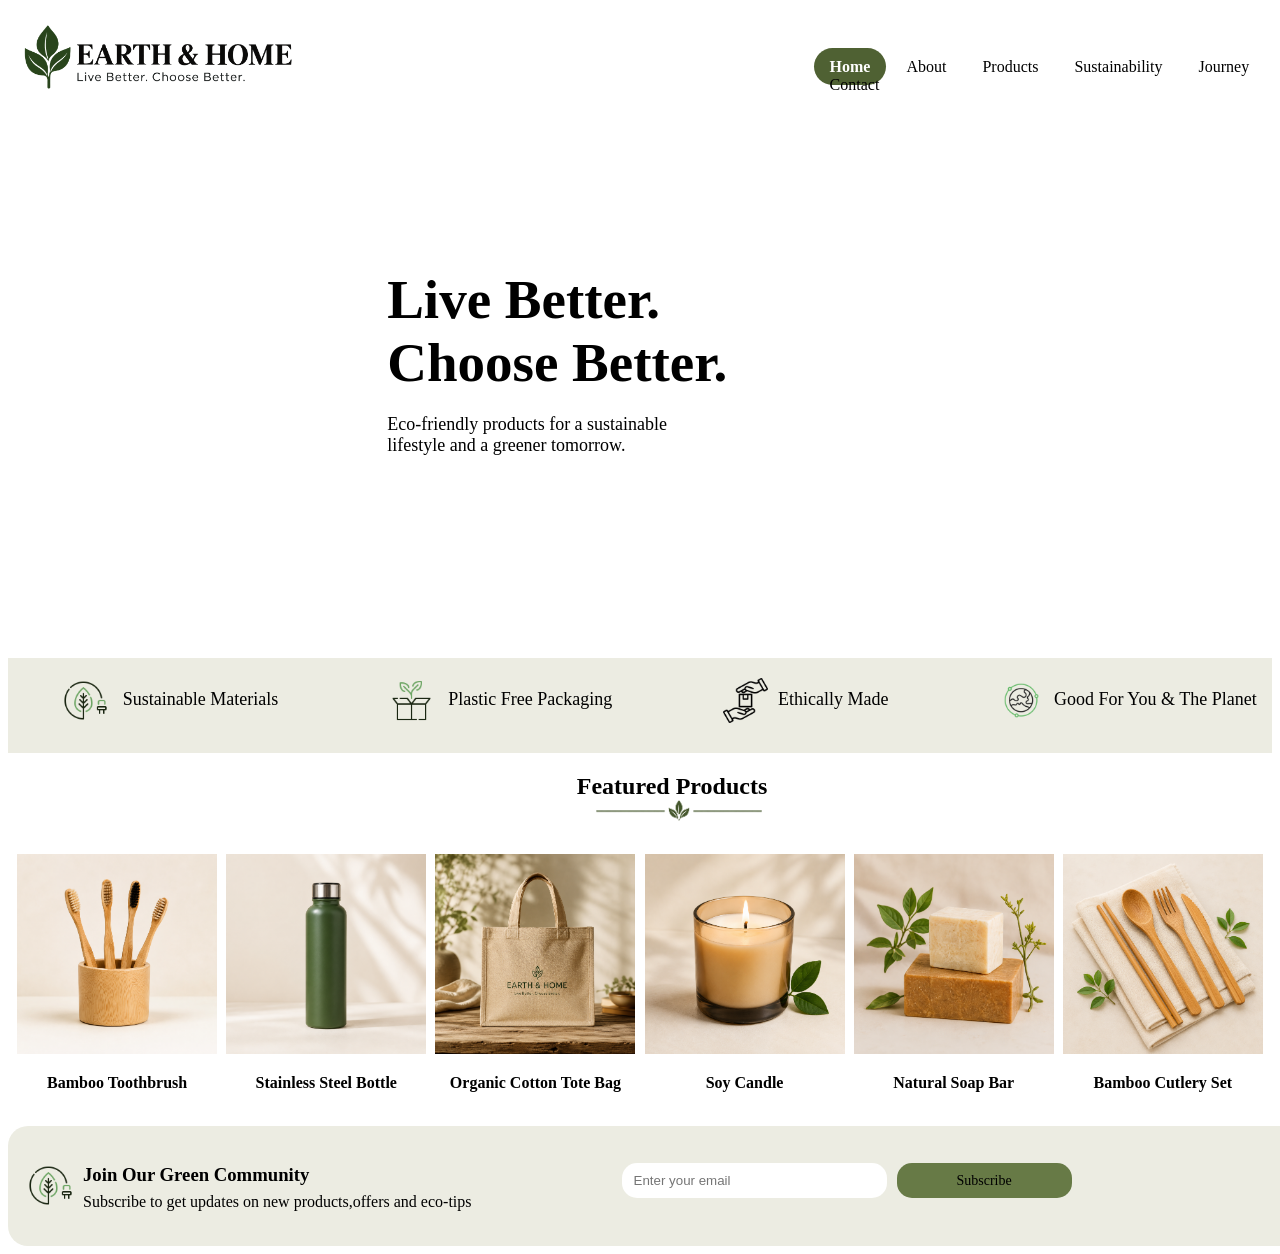
<file: index.html>
<!DOCTYPE html>
<html lang="en">
<head>
    <meta charset="UTF-8">
    <meta name="viewport" content="width=  , initial-scale=1.0">
    <title>Earth and Home</title>
    <style>
           .homenav{
            width: 100% ;
            background-color:white ;
            position: sticky;
            top: 0px;
            z-index: 1000;
            display: flex;
            color: black;
          }
          .honav{
            color: black; 
            text-decoration: none;
            margin-left: 40%;
            margin-top: 50px;
            gap: 20px;   
            
        }
         .honav a{
            text-decoration: none;
            padding: 10px 16px;
            border-radius: 25px;
            transition: 0.3s ease;
            color: black; 
            
        }
         .honav a.active {
            color: white;
            font-weight: bolder;
            background-color: #4f6133;
        }
     .nbar
     {
      color: black;
      text-decoration: none;
     }
        .nbar:hover{
          color:white;
          background-color:rgb(67, 112, 67) ;
          border-radius: 50px;
          transform: scale(1.8);
          
        }
        .hero{
            position: relative;
            width: 100%;
            height: 550px;
            overflow: hidden;
        }
        .hero-video{
            width: 100%;
            height: 100%;
            object-fit: cover;
            display: block;
        }
        .hero-content{
            position: absolute;
            top: 45%;
            left: 30%;
            transform: translateY(-50%);
            z-index: 2;
        }
        .hero-content h1{
            font-size: 55px;
            color: solid black;
            margin-bottom: 20px;
            
        }
        .hero-content p{
            font-size: 18px;
            color:solid black;
            margin-bottom: 25px;
            padding-bottom: 8px;
        }
        .hero-content button{
               background-color: #677A46;
                border: none;
                border-radius: 12px;
                padding: 10px 25px;
                font-size: 15px;
                cursor: pointer;
                transition: 0.3s ease;
        }
        .hero-content button:active{
        transform: scale(0.95);
        background-color: #4f6133;
       }
        .secnav{
            overflow: hidden;
        }
        .nav1{
            width: 100%;
            background-color: #ECECE2;
            padding: 20px;
            display: flex;
            justify-content:space-around;
            gap: 40px;  
            align-items:left;
            height: 55px;
            margin-right: 10px;   
        }
         .nbar1{
            text-decoration: none;
            color: black; 
            font-size: 18px;
        }
        .navicon{
            width: 45px;
            height: 45px;
            object-fit: contain;
            vertical-align: middle;
            margin-right: 10px;
        }
        .heading{
            margin-left: 45%;
        }
        .line{
            height:80px ;
            width: 230px;
            margin-top:-50px ;
            margin-left:44% ;    
        }
        .container{
            width: 100%;
            padding: 0px;
            border: none;
            display: flex;
            flex-direction: row;
            justify-content: space-evenly;
            align-items: start;
            overflow: hidden;
        }
        .container>div{
            width: 200px;
        }
        .title{
            font-size: 16px;
            text-align: center;
        }
        .lastnav{
            height: 80px;
            width: 100%;
            background-color: #ECECE2;
            padding: 20px;
            border-radius: 20px;
            display: flex;
            align-items: center;
        }
        .text{

            margin-left: 30px;
        }
        .head1{
        
            white-space: nowrap;
        }
        .pclass{
              margin-top: -30px;
              white-space: nowrap;

        }
        .form{
            width: 350px;
            display: flex;
            align-items: center;
            gap:10px;
            margin-left: auto;
            margin-right: 60px;
            margin-top: -10px;
            border-radius: 10px;
        }
        .form input{
            width: 300px;
            height: 35px;
            padding: 0 12px;
            box-sizing: border-box;
            border: none;
            border-radius: 15px;
        }
    
        .btn2{
            width: 150px;
            height: 35px;
            border: none;
            background-color: #677A46;
            padding:0px;
            border-radius: 15px;         
        }
            .form {
            width: 450px;
            display: flex;
            align-items: center;
            gap: 10px;
            margin-left: 150px;
            margin-right: 60px;
        }
        .form input[type="email"] {
            width: 300px;
            height: 35px;
            padding: 0 12px;
            box-sizing: border-box;
            border: none;
            border-radius: 15px;
        }

        #subscribe {
            display: none;
        }
        .btn2 {
            width: 200px;
            height: 35px;
            border: none;
            background-color: #677A46;
            border-radius: 15px;

            display: flex;
            align-items: center;
            justify-content: center;

            cursor: pointer;
            font-size: 14px;
        }
        .success-message {
            display: none;
            color: #677A46;
            font-weight: bold;
            white-space: nowrap;
        }
        #subscribe:checked ~ .success-message {
            display: block;
        }
        body{
            overflow-x: hidden;
        }


/* for mobile view */
@media (max-width: 600px) {

      .homenav {
        flex-direction: column;
        align-items: center;
        padding: 10px;
    }

    .honav {
        margin-left: 0;
        margin-top: 10px;
        display: flex;
        flex-wrap: wrap;
        justify-content: center;
        gap: 5px;
    }

    .honav a {
        padding: 8px 10px;
    }

    .hero {
        height: 350px;
    }

    .hero-content {
        left: 5%;
        right: 5%;
        top: 50%;
    }

    .hero-content h1 {
        font-size: 32px;
    }

    .hero-content p {
        font-size: 15px;
    }

    .hero-content button {
        padding: 8px 18px;
        font-size: 14px;
    }

    .nav1 {
        padding: 10px;
        gap: 10px;
        flex-direction: column;
        align-items: center;
    }

    .nbar1 {
        font-size: 15px;
    }

    .navicon {
        width: 35px;
        height: 35px;
    }

    .heading {
        margin-left: 0;
        text-align: center;
        font-size: 24px;
    }

    .line {
        width: 180px;
        height: 60px;
        margin-top: -30px;
    }

    .container {
        flex-direction: column;
        align-items: center;
        gap: 20px;
    }

    .container > div {
        width: 80%;
        max-width: 250px;
    }

    .lastnav {
        flex-direction: column;
        padding: 15px;
        border-radius: 15px;
    }

    .head1,
    .pclass {
        white-space: normal;
    }

    .pclass {
        margin-top: 0;
    }

    .form {
        flex-direction: column;
        width: 100%;
        margin: 10px 0 0 0;
        gap: 8px;
    }

    .form input[type="email"] {
        width: 90%;
        max-width: 300px;
    }

    .btn2 {
        width: 180px;
    }
}
    </style>
</head>
<body>
     <nav class="homenav">
        <img src="./images/hlogo.png" height="100px" width="300px">
        <div class="honav">
            <a class="nbar active" href="index.html">Home</a>
            <a class="nbar" href="about.html">About</a>
            <a class="nbar" href="products.html">Products</a>
            <a class="nbar" href="sustainibility.html">Sustainability</a>
            <a class="nbar" href="journey.html">Journey</a>
            <a class="nbar" href="contact.html">Contact</a>
        </div>
        </nav>
        <section class="hero">
        <video autoplay muted loop playsinline class="hero-video">
        <source src="./images/home vid.mp4" type="video/mp4">
        </video>
        <div class="hero-content">
        <h1>Live Better.<br>Choose Better.</h1>
        <p>Eco-friendly products for a sustainable<br> lifestyle and a greener tomorrow.</p>        </div>
</section>
<section class="secnav">
<nav class="nav1">
            <a class="nbar1" href="">
            <img src="./images/green-energy.png" class="navicon"> Sustainable Materials </a>
            <a class="nbar1" href="">
                <img src="./images/eco-packaging.png" class="navicon" > Plastic Free Packaging</a>
            <a class="nbar1" href="">
                <img src="./images/Hand1.png" class="navicon">Ethically Made</a>
            <a class="nbar1" href="">
                <img src="./images/planet.png" class="navicon">Good For You & The Planet</a>           
        </nav>
        </section>
        <h2 class="heading"> Featured Products</h2>
         <img src="./images/underline.png" class="line">
    <div class="container">
        <div>
            <img src="./images/brush.png" height="200px" width="200px" alt="">
            <h3 class="title">Bamboo Toothbrush</h3>
        </div>
         <div>
            <img src="./images/bottle.png" height="200px" width="200px" alt="">
            <h3 class="title">Stainless Steel Bottle</h3>
        </div>
         <div>
            <img src="./images/bag.png" height="200px" width="200px" alt="">
            <h3 class="title">Organic Cotton Tote Bag</h3>
        </div>
         <div>
            <img src="./images/candle.png" height="200px" width="200px" alt="">
            <h3 class="title">Soy Candle</h3>
        </div>
         <div>
            <img src="./images/soap.png" height="200px" width="200px" alt="">
            <h3 class="title">Natural Soap Bar</h3>
        </div>
         <div>
            <img src="./images/spons1.png" height="200px" width="200px" alt="">
            <h3 class="title">Bamboo Cutlery Set</h3>
        </div>
    </div>
    <br>
    <nav class="lastnav">
         <img src="./images/green-energy.png" class="navicon">
         <div class="text1">
        <h3 class="head1">Join Our Green Community</h3>
        <br>
        <p class="pclass">Subscribe to get updates on new products,offers and eco-tips</p>
         </div>
        <div class="form">

        <input type="email" placeholder="Enter your email" required>
        <input type="checkbox" id="subscribe">
        <label for="subscribe" class="btn2">Subscribe</label>
        <span class="success-message">
            You have successfully subscribed! 🌱
        </span>
</div>
    </nav>
    
</body>
</html>
</file>
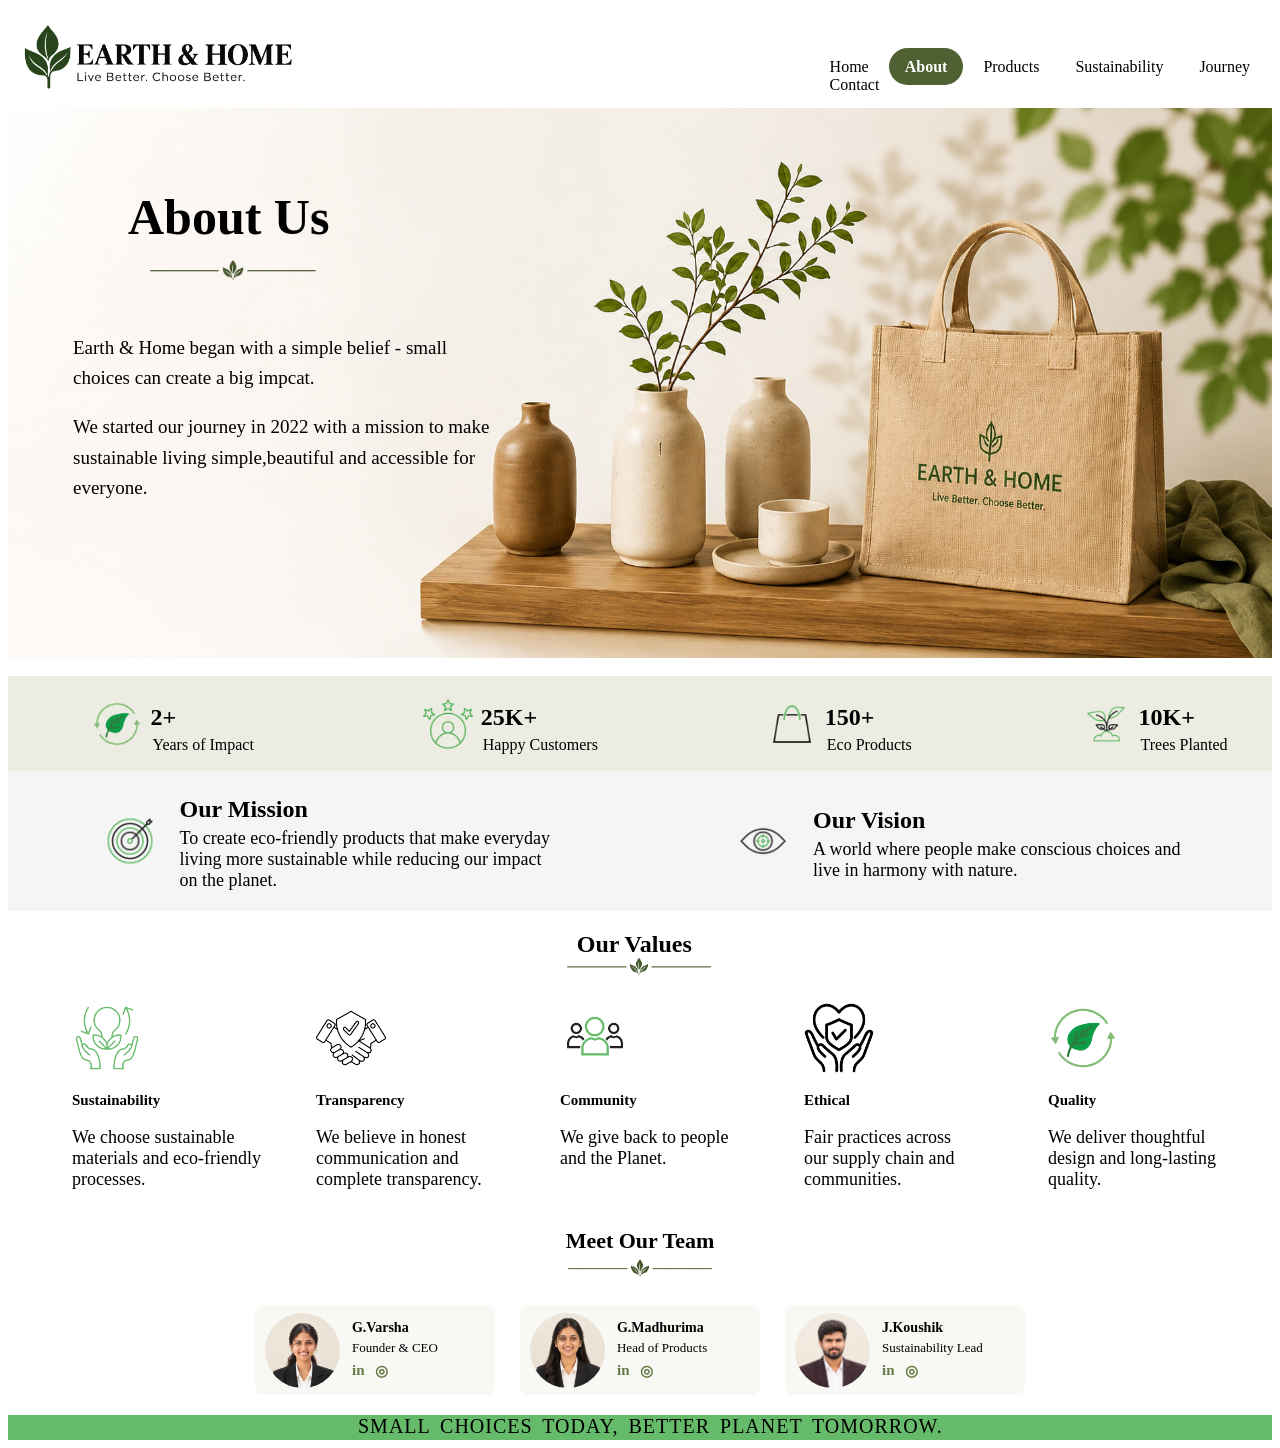
<file: about.html>
<!DOCTYPE html>
<html lang="en">
<head>
    <meta charset="UTF-8">
    <meta name="viewport" content="width=device-width, initial-scale=1.0">
    <title> Prj About</title>
    <style>
      .homenav{
            width: 100% ;
            background-color:white ;
            position: sticky;
            top: 0px;
            z-index: 1000;
            display: flex;
            color: black;
          }
          .honav{
            color: black; 
            text-decoration: none;
            margin-left: 40%;
            margin-top: 50px;
            gap: 20px;   
            
        }
         .honav a{
            text-decoration: none;
            padding: 10px 16px;
            border-radius: 25px;
            transition: 0.3s ease;
            color: black; 
            
        }
         .honav a.active {
            color: white;
            font-weight: bolder;
            background-color: #4f6133;
        }
     .nbar
     {
      color: black;
      text-decoration: none;
     }
        .nbar:hover{
          color:white;
          background-color:rgb(67, 112, 67) ;
          border-radius: 50px;
          transform: scale(1.8);
          
        }
        .heroo{
            position: relative;
            width: 100%;
            height: 550px;
            overflow: hidden;
        }
        .hero-img{
            width: 100%;
            height: 550px;
            object-fit: cover;
            display: block;
        }
        .abt-text{
            position:absolute;
            top:80px;
            left: 120px;
            z-index: 2;
        }
        .abt-text h1{
            font-size: 50px;
            margin: 0 0 5px 0;
            text-align: start;
            width: 230px;
        }
        .uline{
            width: 230px;
            height: auto;
            display: block;
            margin-top: -20px;
            margin-left: -10px;
            margin-bottom: 25px;     
        }
        .abt-text p{
            font-size: 19px;
            line-height: 1.6;
            margin-bottom: 15px;
           margin-left: -55px;
        }
         .secondnav{
            overflow: hidden;
        }
        .nav2{
            width: 100%;
            background-color: #ECECE2;
            padding: 20px;
            display: flex;
            justify-content:space-around;
            gap: 40px;  
            align-items:left;
            height: 55px;
            margin-right: 10px;
           
        }
         .nbar2{
            text-decoration: none;
            color: black; 
            font-size: 18px;

        }
         .navicon{
            width: 45px;
            height: 45px;
            object-fit: contain;
            vertical-align: middle;
            margin-right: 10px;
        }
        .secondnav .nav2 a{
            display: flex;
            align-items: center;
            text-decoration: none;
            padding: 20px 0;
            color: inherit;
        }
        .secondnav .nav2 .count{
            color: solid black;
            font-size: 24px;
            font-weight: 600;
            margin: 0;
            margin-bottom: 5px;
           padding-left: 8px;
           padding-top: 10px;
        }
        .secondnav .nav2 .label{
            color: black;
            font-size: 16px;
            font-weight: 400;
            padding-left: 10px;
            margin: 2px 0 0;
           
        }
        .nav3{
            background-color:whitesmoke;
            padding: 20px;
            display: flex;
            justify-content:space-around;
            gap: 40px;  
            align-items:left;
            height: 100px;
        }
        .thirdnav .nav3 a{
             display: flex;
            align-items: center;
            text-decoration: none;
            padding: 20px 0;
            color: inherit;

        }
        .thirdnav .nav3 .ntext{
            color: solid black;
            font-size: 24px;
            font-weight: 600;
            margin: 0;
            margin-left: 10px ;
            margin-bottom: 5px;
            padding-top: 5px;
          

        }
        .thirdnav .nav3 .para1{
             color: black;
            font-size: 18px;
            font-weight: 400;
            padding-left: 10px;
            margin: 2px 0 0;
        

        }
        body{
            overflow-x: hidden;
        }
        .Vheading{
            margin-left: 45%;
        }
        .line{
            height: auto;
            width: 200px;
            margin-left: 42%;
            margin-top: -45px;

        }
         .vcontainer{
            width: 100%;
            padding: 0px;
            display: flex;
            flex-direction: row;
            justify-content: space-evenly;
            align-items: start;
            overflow: hidden;
            margin-left: 20px;
        }
        .vcontainer>div{
            width: 200px;
            border: none;
        }
        .vcontainer p{
            font-size: 18px;
        }
        .title{
            font-size: 15px;
            text-align:start;
        }
        .unline{
            height: auto;
            width: 200px;
            margin-left: 0px;
            margin-top: -35px;

        }
        .team-section {
        width: 85%;
        margin: 20px auto;
        text-align: center;
    }

    .team-section h2 {
        font-size: 22px;
        margin-bottom: 15px;
    }

    .team-container {
        display: flex;
        justify-content: center;
        gap: 25px;
    }

    .team-card {
        width: 220px;
        height: 80px;
        background-color: #f8f8f5;
        border-radius: 8px;
        display: flex;
        align-items: center;
        text-align: left;
         padding: 5px 10px;
    }

    .team-img {
        width: 75px;
        height: 75px;
        object-fit: cover;
        border-radius: 50%;
        margin-right: 12px;
    }

    .team-info h3 {
        font-size: 14px;
        margin: 0 0 4px;
    }

    .team-info p {
        font-size: 13px;
        margin: 0 0 6px;
    }

    .social-icons {
        display: flex;
        gap: 10px;
    }

    .social-icons a {
        text-decoration: none;
        color: #677A46;
        font-size: 15px;
        font-weight: bold;
    }
  
    .lastnavi{
        background-color: #66BB6A;
        height: 25px;
        font-size: 20px;
    }
    .lastnavi p{
        margin-left: 350px;
        text-transform:uppercase;
        word-spacing: 4px;
        letter-spacing: 1px;
    } 






@media (max-width: 600px) {

     .homenav {
        flex-direction: column;
        align-items: center;
        padding: 10px;
    }

    .honav {
        margin-left: 0;
        margin-top: 10px;
        display: flex;
        flex-wrap: wrap;
        justify-content: center;
        gap: 5px;
    }

    .honav a {
        padding: 8px 10px;
    }
    .heroo {
        height: 350px;
    }

    .hero-img {
        height: 350px;
    }

    .abt-text {
        left: 5%;
        right: 5%;
        top: 40px;
        text-align: center;
    }

    .abt-text h1 {
        font-size: 32px;
        width: auto;
        text-align: center;
    }

    .uline {
        width: 180px;
        margin-left: auto;
        margin-right: auto;
    }

    .abt-text p {
        font-size: 15px;
        line-height: 1.5;
        margin-left: 0;
    }

    .nav2 {
        padding: 10px;
        flex-direction: column;
        align-items: center;
        gap: 5px;
    }

    .secondnav .nav2 a {
        padding: 10px 0;
    }

    .nbar2 {
        font-size: 15px;
    }

    .navicon {
        width: 35px;
        height: 35px;
    }

    .nav3 {
        padding: 10px;
        width: 100%;
        flex-direction: column;
        align-items: center;
        gap: 5px;
    }

    .thirdnav .nav3 a {
        padding: 10px 0;
    }

    .thirdnav .nav3 .ntext {
        font-size: 20px;
    }

    .thirdnav .nav3 .para1 {
        font-size: 15px;
    }

    .Vheading {
        margin-left: 0;
        text-align: center;
        font-size: 24px;
    }

    .line {
        width: 170px;
        margin-top: -30px;
    }

    .vcontainer {
        flex-direction: column;
        align-items: center;
        gap: 20px;
        margin-left: 0;
    }

    .vcontainer > div {
        width: 80%;
        max-width: 250px;
    }

    .vcontainer p {
        font-size: 16px;
    }

    .unline {
        width: 170px;
        margin-left: 0;
    }

    .team-section {
        width: 95%;
    }

    .team-container {
        flex-direction: column;
        align-items: center;
        gap: 15px;
    }

    .team-card {
        width: 90%;
        max-width: 300px;
    }

    .lastnavi {
        height: auto;
        padding: 10px;
    }

    .lastnavi p {
        margin-left: 0;
        text-align: center;
        font-size: 15px;
        word-spacing: 2px;
    }
}
    </style>
</head>
<body>
    <nav class="homenav">
        <img src="./images/hlogo.png" height="100px" width="300px" >
        <div class="honav">
            <a class="nbar" href="index.html">Home</a>
            <a class="nbar active" href="about.html">About</a>
            <a class="nbar" href="products.html">Products</a>
            <a class="nbar" href="sustainibility.html">Sustainability</a>
            <a class="nbar" href="journey.html">Journey</a>
            <a class="nbar" href="contact.html">Contact</a>
        </div>
        </nav>
     <section class="heroo">
         <img src="./images/team.png" class="hero-img">
         <div class="abt-text">
        <h1>About Us</h1>
        <img src="./images/underline.png" class="uline">
        <p>Earth & Home began with a simple belief - small <br>choices can create a big impcat.</p>
        <p>We started our journey in 2022 with a mission to make <br>sustainable living simple,beautiful and accessible for <br> everyone.</p>
        </div>
</section>
<br> 
<section class="secondnav">
<nav class="nav2">
         <a href="">
            <img  src="./images/leaf.png" alt="icon" height="50px" width="50px">
            <div class="text">
                <h2 class="count">2+</h2>
                <p class="label">Years of Impact</p>
            </div>
         </a>
         <a href="">
            <img src="./images/happy cus.png" alt="icon" height="50px" width="50px">
            <div class="text">
                <h2 class="count">25K+</h2>
                <p class="label">Happy Customers</p>
            </div>
         </a>
         <a href="">
            <img src="./images/bag (1).png" alt="icon"  height="50px" width="50px">
            <div class="text">
                <h2 class="count">150+</h2>
                <p class="label">Eco Products</p>
            </div>
         </a>
         <a href="">
            <img src="./images/plants.png" alt="icon"  height="50px" width="50px">
            <div class="text">
                <h2 class="count">10K+</h2>
                <p class="label">Trees Planted</p>
            </div>
         </a>
           
        </nav>
        </section>
    <section class="thirdnav">
    <nav class="nav3">
         <a href="">
            <img  src="./images/mission.png" alt="icon" height="60px" width="60px">
            <div class="ntext">
                <h3 class="ntext">Our Mission</h3>
                <p class="para1">To create eco-friendly products that make everyday<br> living more sustainable while reducing our impact<br>on the planet.</p>
            </div>
         </a>
         <a href="">
            <img  src="./images/vision.png" alt="icon" height="60px" width="60px">
            <div class="ntext">
                <h3 class="ntext">Our Vision</h3>
                <p class="para1">A world where people make conscious choices and <br>live in harmony with nature.</p>
            </div>
         </a>
         </nav>
        </section>
         <h2 class="Vheading"> Our Values</h2>
         <img src="./images/underline.png" class="line"> 

    <div class="vcontainer">
        <div>
            <img src="./images/sustainability.png" height="70px" width="70px" alt="">
            <h3 class="title">Sustainability</h3>
            <p>We choose sustainable<br>materials and eco-friendly<br>processes.</p>
        </div>
         <div>
            <img src="./images/trust.png" height="70px" width="70px" alt="">
            <h3 class="title">Transparency</h3>
            <p>We believe in honest<br>communication and<br>complete transparency.</p>
        </div>
         <div>
            <img src="./images/community.png" height="70px" width="70px" alt="">
            <h3 class="title">Community</h3>
            <p>We give back to people<br>and the Planet.</p>
        </div>
         <div>
            <img src="./images/ethical.png" height="70px" width="70px" alt="">
            <h3 class="title">Ethical</h3>
            <p>Fair practices across<br>our supply chain and<br>communities.</p>
        </div>
         <div>
            <img src="./images/leaf.png" height="70px" width="70px" alt="">
            <h3 class="title">Quality</h3>
            <p>We deliver thoughtful<br>design and long-lasting<br>quality.</p>
        </div>
    </div>
    <section class="team-section">

    <h2>Meet Our Team</h2>
    <img src="./images/underline.png" class="unline">

    <div class="team-container">
        <div class="team-card">
            <img src="./images/G.Varsha.png" class="team-img">

            <div class="team-info">
                <h3>G.Varsha</h3>
                <p>Founder & CEO</p>

                <div class="social-icons">
                    <a href="#">in</a>
                    <a href="#">◎</a>
                </div>
            </div>
        </div>

        
        <div class="team-card">
            <img src="./images/G.madhurima.png" class="team-img">

            <div class="team-info">
                <h3>G.Madhurima</h3>
                <p>Head of Products</p>

                <div class="social-icons">
                    <a href="#">in</a>
                    <a href="#">◎</a>
                </div>
            </div>
        </div>

        <div class="team-card">
            <img src="./images/koushik.png" class="team-img">

            <div class="team-info">
                <h3>J.Koushik</h3>
                <p>Sustainability Lead</p>

                <div class="social-icons">
                    <a href="#">in</a>
                    <a href="#">◎</a>
                </div>
            </div>
        </div>

    </div>

</section>
<nav class="lastnavi">

    <p>Small choices today, better planet tomorrow.</p>
</nav>
</body>
</html>
</file>
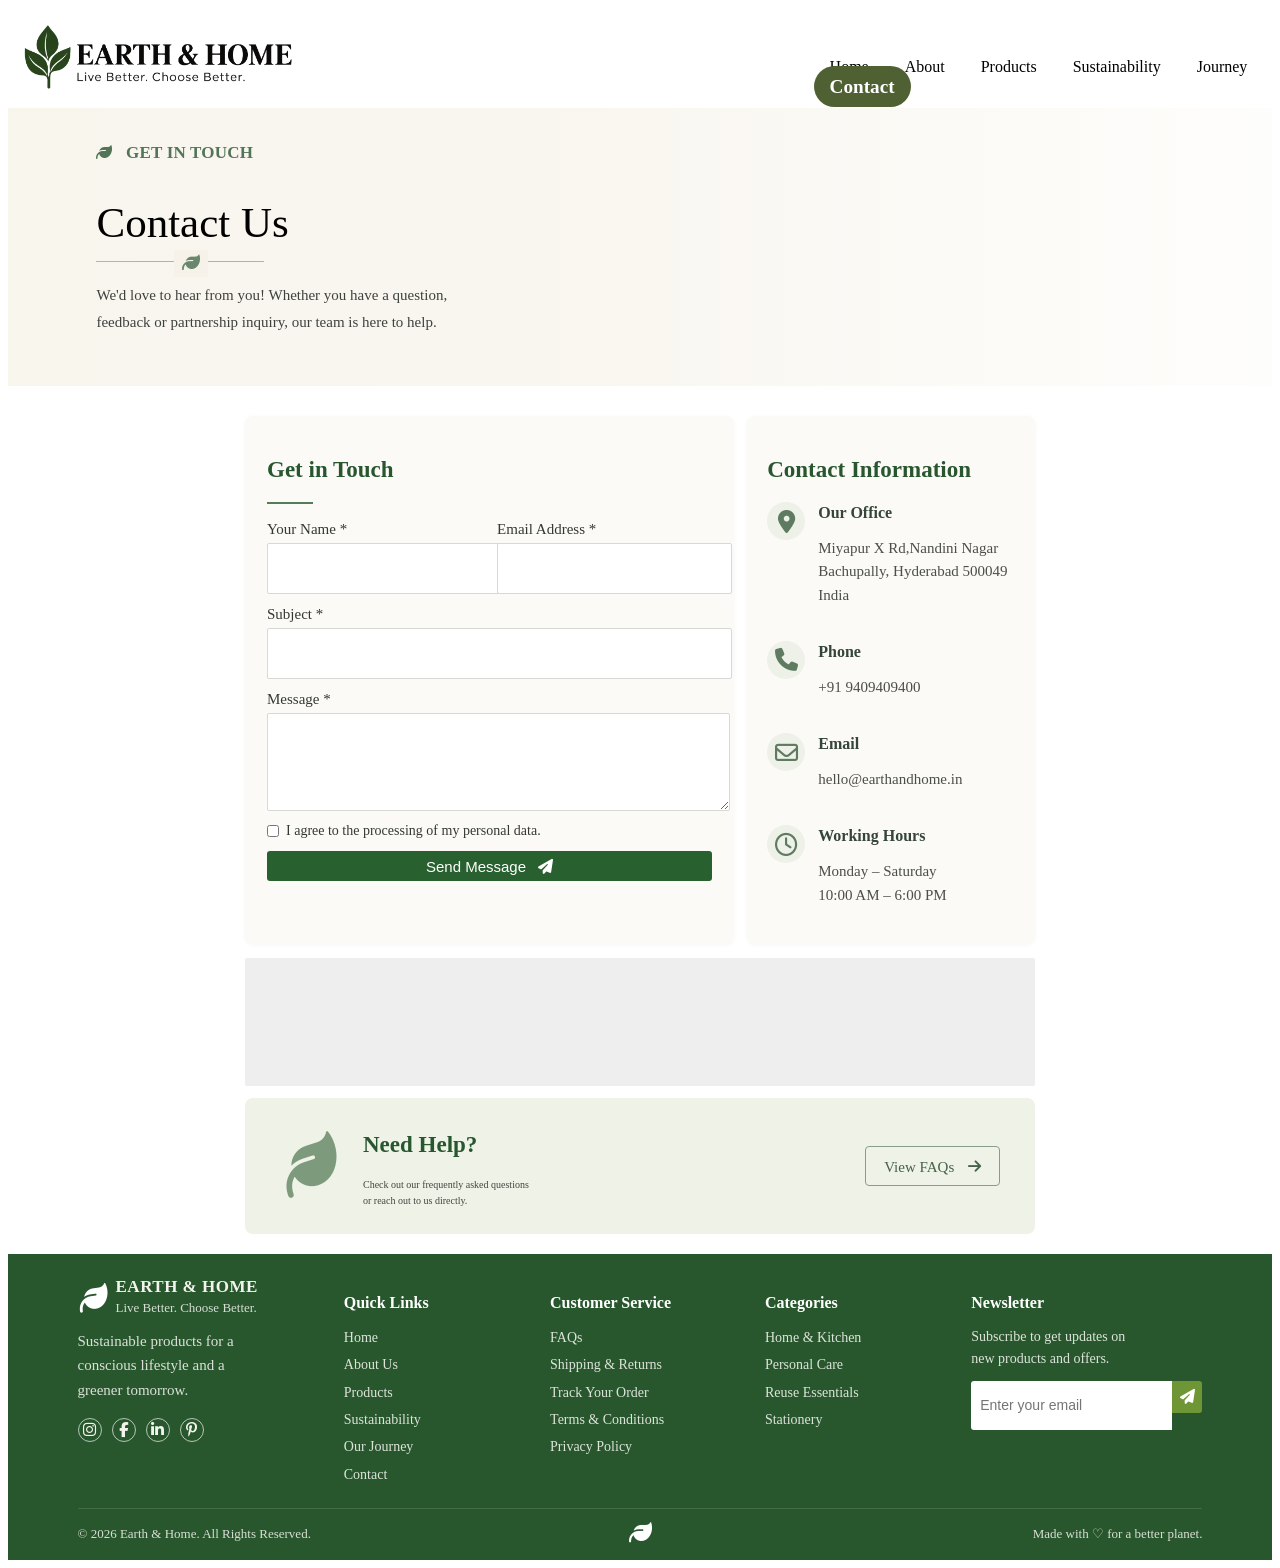
<file: contact.html>
<!DOCTYPE html>
<html lang="en">
<head>
    <meta charset="UTF-8">
    <meta name="viewport" content="width=device-width, initial-scale=1.0">
    <title>Document</title>
    <link rel="stylesheet" href="contact.css">
     <link rel="stylesheet" href="https://cdnjs.cloudflare.com/ajax/libs/font-awesome/6.7.2/css/all.min.css">
</head>
<body>
   <nav class="homenav">
        <img src="./images/hlogo.png" height="100px" width="300px" >
        <div class="honav">
            <a class="nbar" href="index.html">Home</a>
            <a class="nbar" href="about.html">About</a>
            <a class="nbar" href="products.html">Products</a>
            <a class="nbar" href="sustainibility.html">Sustainability</a>
            <a class="nbar" href="journey.html">Journey</a>
            <a class="nbar active" href="contact.html">Contact</a>
        </div>
   </nav>
    <section class="hero">
    <div class="hero-copy">
      <div class="eyebrow"><i class="fa-solid fa-leaf"></i> &nbsp; GET IN TOUCH</div>
      <h1>Contact Us</h1>
      <div class="title-rule"><span><i class="fa-solid fa-leaf"></i></span></div>
      <p>We'd love to hear from you! Whether you have a question,<br>
        feedback or partnership inquiry, our team is here to help.</p>
    </div>
  </section>
<main class="contact-wrap">
    <section class="contact-grid">

      <div class="form-card">
        <h2>Get in Touch</h2>
        <div class="green-rule"></div>

        <form>
          <div class="two-col">
            <label>
              Your Name *
              <input type="text" name="name">
            </label>
            <label>
              Email Address *
              <input type="email" name="email">
            </label>
          </div>

          <label>
            Subject *
            <input type="text" name="subject">
          </label>

          <label>
            Message *
            <textarea name="message"></textarea>
          </label>

          <label class="consent">
            <input type="checkbox">
            <span>I agree to the processing of my personal data.</span>
          </label>

          <button type="submit">Send Message <span><i class="fa-solid fa-paper-plane"></i></span></button>
        </form>
      </div>

      <aside class="info-card">
        <h2>Contact Information</h2>

        <div class="info-row">
          <span class="round-icon"><i class="fa-solid fa-location-dot"></i></span>
          <div>
            <strong>Our Office</strong>
            <p>Miyapur X Rd,Nandini Nagar<br>Bachupally, Hyderabad 500049<br>India</p>
          </div>
        </div>

        <div class="info-row">
          <span class="round-icon"><i class="fa-solid fa-phone"></i></span>
          <div>
            <strong>Phone</strong>
            <p>+91 9409409400</p>
          </div>
        </div>

        <div class="info-row">
          <span class="round-icon"><i class="fa-regular fa-envelope"></i></span>
          <div>
            <strong>Email</strong>
            <p>hello@earthandhome.in</p>
          </div>
        </div>

        <div class="info-row">
          <span class="round-icon"><i class="fa-regular fa-clock"></i></span>
          <div>
            <strong>Working Hours</strong>
            <p>Monday – Saturday<br>10:00 AM – 6:00 PM</p>
          </div>
        </div>
      </aside>

    </section>

    <div class="map">
      <iframe src="https://www.google.com/maps/embed?pb=!1m18!1m12!1m3!1d3805.2677810951823!2d78.3562000749501!3d17.494726083410878!2m3!1f0!2f0!3f0!3m2!1i1024!2i768!4f13.1!3m3!1m2!1s0x3bcb9300472c8303%3A0x4321b9c6e05b642d!2sTech%20Jobs%20(Dr%20Reddy's%20Foundation)!5e0!3m2!1sen!2sin!4v1788692771662!5m2!1sen!2sin" width="790" height="200" style="border:0;" allowfullscreen="" loading="lazy" referrerpolicy="strict-origin-when-cross-origin"></iframe>
      <div class="map-pin">●</div>
    </div>
    <section class="help-box">
      <div class="leaf-decoration"><i class="fa-solid fa-leaf"></i></div>
      <div>
        <h2>Need Help?</h2>
        <p>Check out our frequently asked questions<br>or reach out to us directly.</p>
      </div>
      <a href="#" class="faq-btn">View FAQs <span><i class="fa-solid fa-arrow-right"></i></span></a>
    </section>
  </main>
  <footer class="footer">
    <div class="footer-top">

      <div class="footer-brand">
        <a class="brand footer-logo" href="#">
          <span class="brand-leaf"><i class="fa-solid fa-leaf"></i></span>
          <span>
            <strong>EARTH &amp; HOME</strong>
            <small>Live Better. Choose Better.</small>
          </span>
        </a>
        <p>Sustainable products for a<br>conscious lifestyle and a<br>greener tomorrow.</p>
        <div class="socials">
          <a href="#" aria-label="Instagram"><i class="fa-brands fa-instagram"></i></a>
          <a href="#" aria-label="Facebook"><i class="fa-brands fa-facebook-f"></i></a>
          <a href="#" aria-label="LinkedIn"><i class="fa-brands fa-linkedin-in"></i></a>
          <a href="#" aria-label="Pinterest"><i class="fa-brands fa-pinterest-p"></i></a>
        </div>
      </div>

      <div>
        <h3>Quick Links</h3>
        <a href="#">Home</a>
        <a href="#">About Us</a>
        <a href="#">Products</a>
        <a href="#">Sustainability</a>
        <a href="#">Our Journey</a>
        <a href="#">Contact</a>
      </div>

      <div>
        <h3>Customer Service</h3>
        <a href="#">FAQs</a>
        <a href="#">Shipping &amp; Returns</a>
        <a href="#">Track Your Order</a>
        <a href="#">Terms &amp; Conditions</a>
        <a href="#">Privacy Policy</a>
      </div>

      <div>
        <h3>Categories</h3>
        <a href="#">Home &amp; Kitchen</a>
        <a href="#">Personal Care</a>
        <a href="#">Reuse Essentials</a>
        <a href="#">Stationery</a>
      </div>

      <div class="newsletter">
        <h3>Newsletter</h3>
        <p>Subscribe to get updates on<br>new products and offers.</p>
        <div class="subscribe">
          <input type="email" placeholder="Enter your email">
          <button type="button"><i class="fa-solid fa-paper-plane"></i></button>
        </div>
      </div>

    </div>

    <div class="footer-bottom">
      <span>© 2026 Earth &amp; Home. All Rights Reserved.</span>
      <span class="footer-leaf"><i class="fa-solid fa-leaf"></i></span>
      <span>Made with ♡ for a better planet.</span>
    </div>
  </footer>
</body>
</html>
</file>
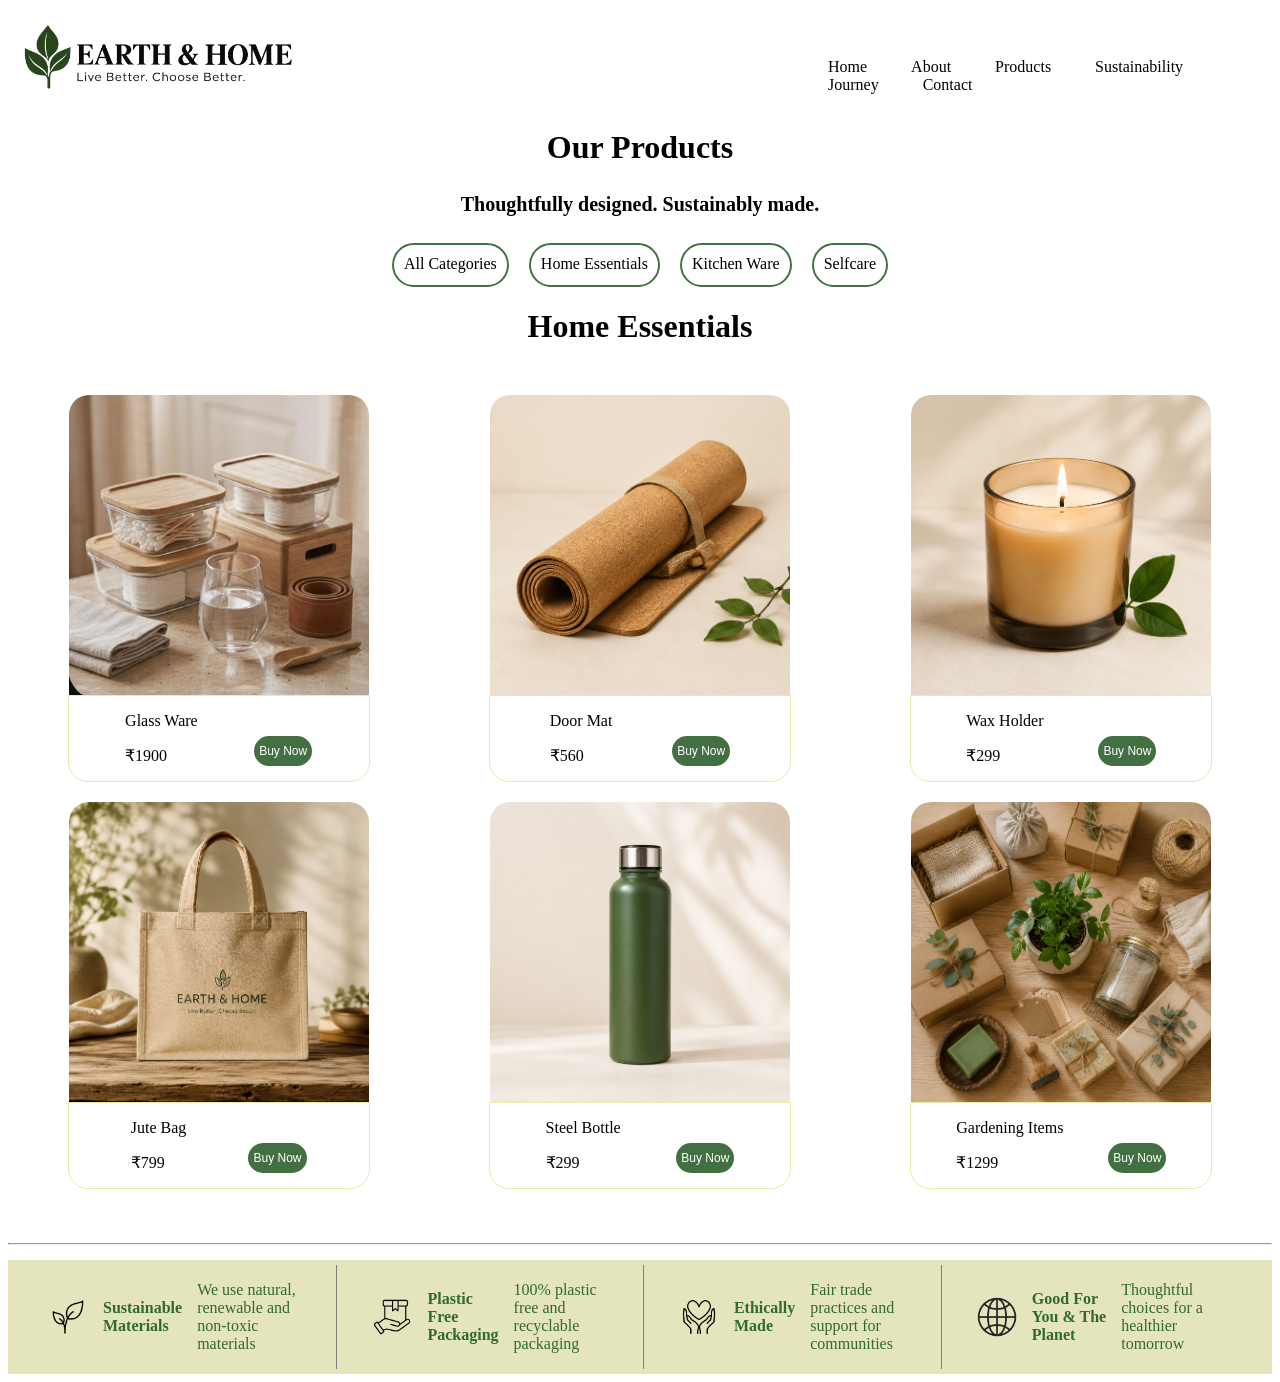
<file: eco-home.html>
<!doctype html>
<html lang="en">
  <head>
    <meta charset="UTF-8" />
    <meta name="viewport" content="width=device-width, initial-scale=1.0" />
    <title>products</title>
    <style>
      .homenav{
            background-color:white ;
            position: sticky;
            top: 0px;
            z-index: 1000;
            display: flex;
            color: black;
          }
          .honav{
            margin-left: 500px;
            margin-top: 50px;
            gap: 20px;
           
        }
        .nbar{
            text-decoration: none;
            color: black;
            padding: 20px;   
             transition: transform 0.3s ease;   
          
        }
        .nbar:hover{
          color:white;
          background-color:rgb(67, 112, 67) ;
          border-radius: 50px;
          transform: scale(1.8);
          
        }
        h1{
            text-align: center;
        }
        .categories
        {
          display: flex;
          justify-content: center;
          gap: 20px;
          margin-top: 0px;
        }
        .categ{
          text-decoration: none;
          border-radius: 50px;
          border: 2px solid rgb(67, 112, 67) ;
          height: 30px;
          padding: 10px;
          padding-bottom: 0px;
          color:black;
          transition: transform 0.3s ease;   ;

        }
        .categ:hover{
           color:white;
          background-color:rgb(67, 112, 67) ;
          border-radius: 50px;
          transform: scale(1.1);

        }
      .products {
        display: grid;
        grid-template-columns: repeat(3, 1fr);
        margin: 10px;
        gap: 20px;
      }
      .product-item {
        display: flex;
        flex-direction: column;
        align-items: center;
        border: none;
        margin: 0px;
        transition: transform 0.3s ease; 
      }
      .product-item:hover{
        transform: scale(1.1);
      }

      .text-item {
        display: flex;
        justify-content: space-evenly;
        border: 0.1px solid rgb(231, 236, 174);
        width: 300px;
        border-bottom-left-radius: 20px;
        border-bottom-right-radius: 20px;
      }

      .imgg {
        display: block;
        width: 300px;
        height: 300px;
        border: none;
        border-top-left-radius: 20px;
        border-top-right-radius: 20px;
      }
      .buttn {
        background-color: rgb(67, 112, 67);
        color: white;
        border: none;
        padding: 5px;
        height: 30px;
        border-radius: 40px;
        cursor: pointer;
        margin-top: 40px;
        font-size: 12px;
      }

      .buttn:hover {
        background-color: rgb(38, 82, 38);
      }
      .footer {
        color: rgb(49, 105, 49);
        background-color: rgb(229, 229, 189);
        display: flex;
        justify-content: space-evenly;
        padding: 5px;
        border: none;
        margin: 0px;
        align-items: center;
        margin-top: 15px;
      }
      .footer-item {
        display: flex;
        align-items: center;
        gap: 15px;
        padding: 0 35px;
        border-right: 0.01px solid grey;
      }
      .footer-item:last-child {
        border-right: none;
      }
    </style>
  </head>
  <body>
    <nav class="homenav">
        <img src="./images/hlogo.png" height="100px" width="300px" >
        <div class="honav">
            <a class="nbar" href="">Home</a>
            <a class="nbar" href="">About</a>
            <a class="nbar" href="">Products</a>
            <a class="nbar" href="">Sustainability</a>
            <a class="nbar" href="">Journey</a>
            <a class="nbar" href="">Contact</a>
        </div>
        </nav>
    <h1>Our Products</h1>
    <h4 style="text-align: center; font-size: 20px;">Thoughtfully designed. Sustainably made.</h4>
    <div class="categories">
      <a class="categ"href="products.html">All Categories</a>
      <a class="categ"href="eco-home.html">Home Essentials</a>
      <a class="categ"href="kitchen.html">Kitchen Ware</a>
      <a class="categ"href="self-care.html">Selfcare</a>
    </div>
    <h1>Home Essentials</h1>
    <br>
    <div class="products">
      <div class="product-item">
        <div class="img-item">
          <img class="imgg" src="./images/home products.png" />
        </div>
        <div class="text-item">
          <div class="left">
            <p>Glass Ware</p>
            <p>&#8377;1900</p>
          </div>
          <button class="buttn">Buy Now</button>
        </div>
      </div>
      <div class="product-item">
        <div class="img-item">
          <img class="imgg" src="./images/doormat.png" />
        </div>
        <div class="text-item">
          <div class="left">
            <p>Door Mat</p>
            <p>&#8377;560</p>
          </div>
          <button class="buttn">Buy Now</button>
        </div>
      </div>
      <div class="product-item">
        <div class="img-item">
          <img class="imgg" src="./images/candle.png" />
        </div>
        <div class="text-item">
          <div class="left">
            <p>Wax Holder</p>
            <p>&#8377;299</p>
          </div>
          <button class="buttn">Buy Now</button>
        </div>
      </div>
      <div class="product-item">
        <div class="img-item">
          <img class="imgg" src="./images/bag.png" />
        </div>
        <div class="text-item">
          <div class="left">
            <p>Jute Bag</p>
            <p>&#8377;799</p>
          </div>
          <button class="buttn">Buy Now</button>
        </div>
      </div>
      <div class="product-item">
        <div class="img-item">
          <img class="imgg" src="./images/bottle.png" />
        </div>
        <div class="text-item">
          <div class="left">
            <p>Steel Bottle</p>
            <p>&#8377;299</p>
          </div>
          <button class="buttn">Buy Now</button>
        </div>
      </div>
      <div class="product-item">
        <div class="img-item">
          <img class="imgg" src="./images/garden-items.png" />
        </div>
        <div class="text-item">
          <div class="left">
            <p>Gardening Items</p>
            <p>&#8377;1299</p>
          </div>
          <button class="buttn">Buy Now</button>
        </div>
      </div>
    </div>
    <br><br>
    <hr>
    
    <footer>
      <div class="footer">
        <div class="footer-item">
          <img src="./images/plant.png" height="40px" width="40px" />
          <h4>Sustainable Materials</h4>
          <p>We use natural, renewable and non-toxic materials</p>
        </div>
        <div class="footer-item">
          <img src="./images/delivery-box.png" height="40px" width="40px" />
          <h4>Plastic Free Packaging</h4>
          <p>100% plastic free and recyclable packaging</p>
        </div>
        <div class="footer-item">
          <img src="./images/charity.png" height="40px" width="40px" />
          <h4>Ethically Made</h4>
          <p>Fair trade practices and support for communities</p>
        </div>
        <div class="footer-item">
          <img src="./images/earth-globe.png" height="40px" width="40px" />
          <h4>Good For You & The Planet</h4>
          <p>Thoughtful choices for a healthier tomorrow</p>
        </div>
      </div>
    </footer>
  </body>
</html>
</file>
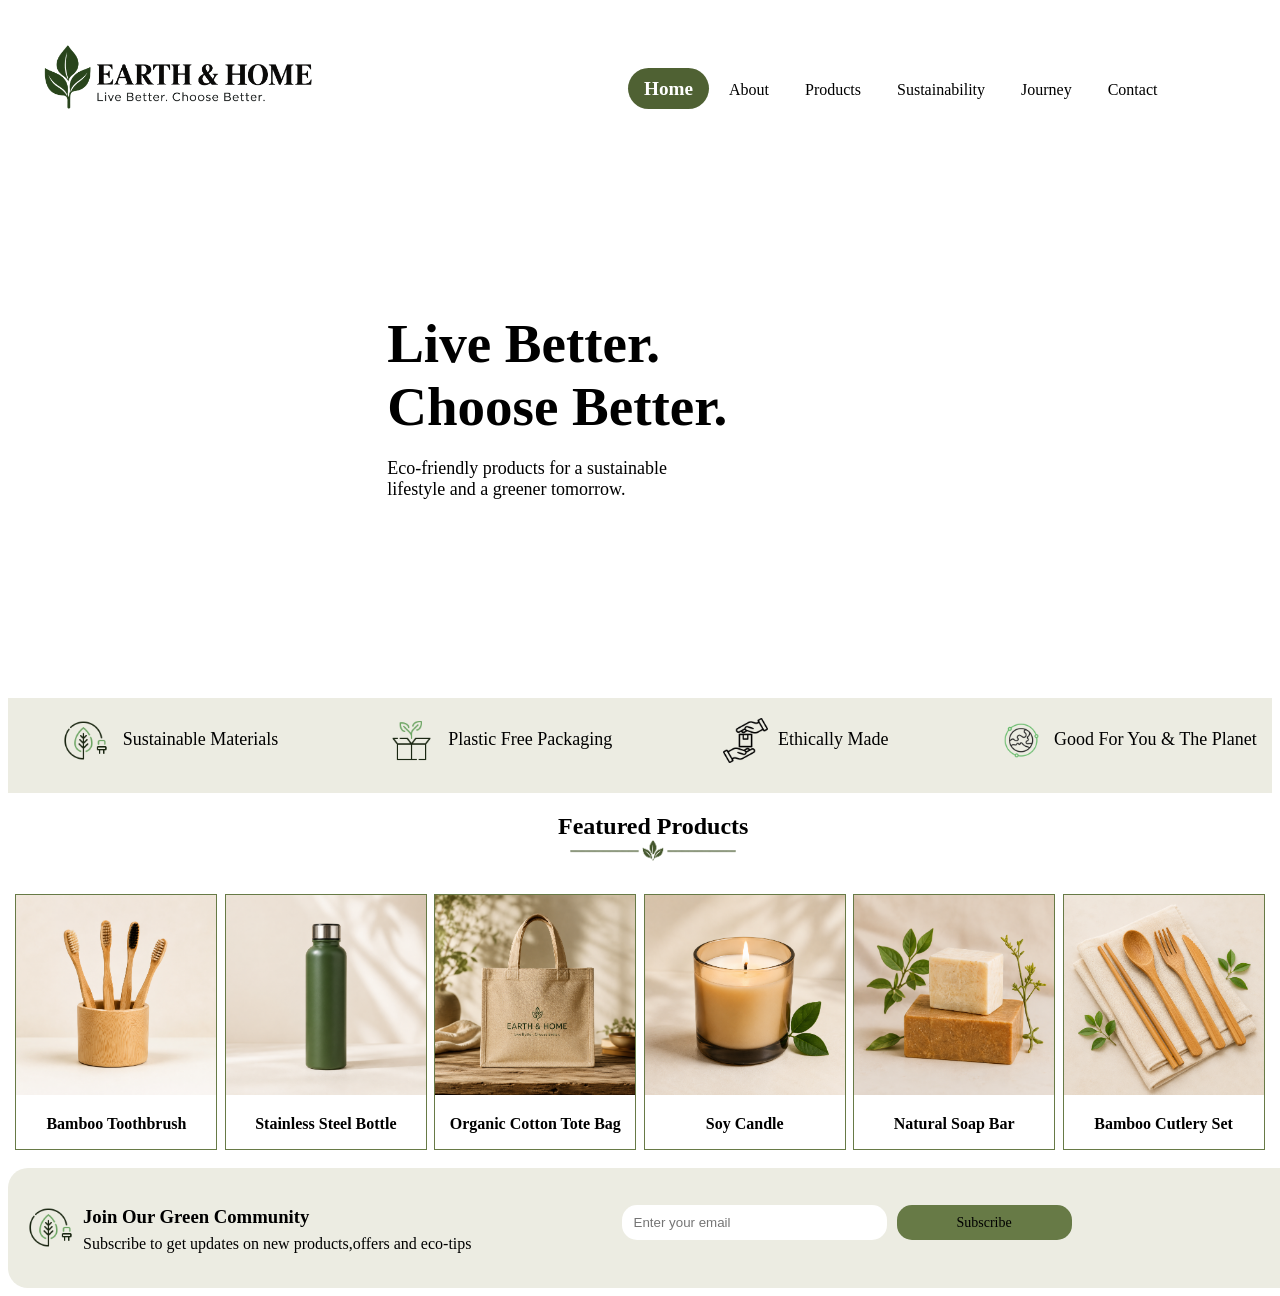
<file: home.html>
<!DOCTYPE html>
<html lang="en">
<head>
    <meta charset="UTF-8">
    <meta name="viewport" content="width=  , initial-scale=1.0">
    <title>Prj Home</title>
    <style>
       
         .homenav{
            background-color:white ;
            position: sticky;
            top: 0px;
            z-index: 1000;
            display: flex;
            color: black;
            padding: 20px;   
          }
          .honav{
            margin-left: 300px;
            margin-top: 50px;
            gap: 20px;
            text-decoration: none;
            color: black; 
        }
        .honav a{
            text-decoration: none;
            padding: 10px 16px;
            border-radius: 25px;
            transition: 0.3s ease;
        }
        .honav a:hover{
            background-color: #677A46;
            color:white;
        }
       .honav a.active {
            color: white;
            font-weight: bolder;
            font-size: larger;
            background-color: #4f6133;
        }
        .nbar{
            text-decoration: none;
            color: black;
            padding: 20px;     
        }
        .hero{
            position: relative;
            width: 100%;
            height: 550px;
            overflow: hidden;
        }
        .hero-video{
            width: 100%;
            height: 100%;
            object-fit: cover;
            display: block;
        }
        .hero-content{
            position: absolute;
            top: 45%;
            left: 30%;
            transform: translateY(-50%);
            z-index: 2;
        }
        .hero-content h1{
            font-size: 55px;
            color: solid black;
            margin-bottom: 20px;
        }
        .hero-content p{
            font-size: 18px;
            color:solid black;
            margin-bottom: 25px;

        }
        .hero-content button{
               background-color: #677A46;
                border: none;
                border-radius: 12px;
                padding: 10px 25px;
                font-size: 15px;
                cursor: pointer;
                transition: 0.3s ease;
        }
        .hero-content button:active{
        transform: scale(0.95);
        background-color: #4f6133;
       }
        .secnav{
            overflow: hidden;
        }
        .nav1{
            width: 100%;
            background-color: #ECECE2;
            padding: 20px;
            display: flex;
            justify-content:space-around;
            gap: 40px;  
            align-items:left;
            height: 55px;
            margin-right: 10px;   
        }
         .nbar1{
            text-decoration: none;
            color: black; 
            font-size: 18px;
        }
        .navicon{
            width: 45px;
            height: 45px;
            object-fit: contain;
            vertical-align: middle;
            margin-right: 10px;
        }
        .heading{
            margin-left: 550px;
        }
        .line{
            height:80px ;
            width: 230px;
            margin-top:-50px ;
            margin-left:530px ;    
        }
        .container{
            width: 100%;
            padding: 0px;
            display: flex;
            flex-direction: row;
            justify-content: space-evenly;
            align-items: start;
            overflow: hidden;
        }
        .container>div{
            width: 200px;
            border: 1px solid #677A46;
        }
        .title{
            font-size: 16px;
            text-align: center;
        }
        .lastnav{
            height: 80px;
            width: 100%;
            background-color: #ECECE2;
            padding: 20px;
            border-radius: 20px;
            display: flex;
            align-items: center;
        }
        .text{

            margin-left: 30px;
        }
        .head1{
        
            white-space: nowrap;
        }
        .pclass{
              margin-top: -30px;
              white-space: nowrap;

        }
        .form{
            width: 350px;
            display: flex;
            align-items: center;
            gap:10px;
            margin-left: auto;
            margin-right: 60px;
            margin-top: -10px;
            border-radius: 10px;
        }
        .form input{
            width: 300px;
            height: 35px;
            padding: 0 12px;
            box-sizing: border-box;
            border: none;
            border-radius: 15px;
        }
    
        .btn2{
            width: 150px;
            height: 35px;
            border: none;
            background-color: #677A46;
            padding:0px;
            border-radius: 15px;         
        }
            .form {
            width: 450px;
            display: flex;
            align-items: center;
            gap: 10px;
            margin-left: 150px;
            margin-right: 60px;
        }
        .form input[type="email"] {
            width: 300px;
            height: 35px;
            padding: 0 12px;
            box-sizing: border-box;
            border: none;
            border-radius: 15px;
        }

        #subscribe {
            display: none;
        }
        .btn2 {
            width: 200px;
            height: 35px;
            border: none;
            background-color: #677A46;
            border-radius: 15px;

            display: flex;
            align-items: center;
            justify-content: center;

            cursor: pointer;
            font-size: 14px;
        }
        .success-message {
            display: none;
            color: #677A46;
            font-weight: bold;
            white-space: nowrap;
        }
        #subscribe:checked ~ .success-message {
            display: block;
        }
        body{
            overflow-x: hidden;
        }


/* for mobile view */
@media (max-width: 600px) {

    .homenav {
        padding: 10px;
    }

    .honav {
        margin-top: 10px;
        gap: 5px;
    }

    .honav a {
        padding: 8px 10px;
        font-size: 14px;
    }

    .nbar {
        padding: 10px;
    }

    .hero {
        height: 350px;
    }

    .hero-content {
        left: 5%;
        right: 5%;
        top: 50%;
    }

    .hero-content h1 {
        font-size: 32px;
    }

    .hero-content p {
        font-size: 15px;
    }

    .hero-content button {
        padding: 8px 18px;
        font-size: 14px;
    }

    .nav1 {
        padding: 10px;
        gap: 10px;
        flex-direction: column;
        align-items: center;
    }

    .nbar1 {
        font-size: 15px;
    }

    .navicon {
        width: 35px;
        height: 35px;
    }

    .heading {
        margin-left: 0;
        text-align: center;
        font-size: 24px;
    }

    .line {
        width: 180px;
        height: 60px;
        margin-top: -30px;
    }

    .container {
        flex-direction: column;
        align-items: center;
        gap: 20px;
    }

    .container > div {
        width: 80%;
        max-width: 250px;
    }

    .lastnav {
        flex-direction: column;
        padding: 15px;
        border-radius: 15px;
    }

    .head1,
    .pclass {
        white-space: normal;
    }

    .pclass {
        margin-top: 0;
    }

    .form {
        flex-direction: column;
        width: 100%;
        margin: 10px 0 0 0;
        gap: 8px;
    }

    .form input[type="email"] {
        width: 90%;
        max-width: 300px;
    }

    .btn2 {
        width: 180px;
    }
}
    </style>
</head>
<body>
     <nav class="homenav">
        <img src="./images/hlogo.png" height="100px" width="300px">
        <div class="honav">
            <a class="nbar active" href="home.html">Home</a>
            <a class="nbar" href="about.html">About</a>
            <a class="nbar" href="products.html">Products</a>
            <a class="nbar" href="sustainibility.html">Sustainability</a>
            <a class="nbar" href="journey.html">Journey</a>
            <a class="nbar" href="contact.html">Contact</a>
        </div>
        </nav>
        <section class="hero">
        <video autoplay muted loop playsinline class="hero-video">
        <source src="./images/home vid.mp4" type="video/mp4">
        </video>
        <div class="hero-content">
        <h1>Live Better.<br>Choose Better.</h1>
        <p>Eco-friendly products for a sustainable<br> lifestyle and a greener tomorrow.</p>        </div>
</section>
<section class="secnav">
<nav class="nav1">
            <a class="nbar1" href="">
            <img src="./images/green-energy.png" class="navicon"> Sustainable Materials </a>
            <a class="nbar1" href="">
                <img src="./images/eco-packaging.png" class="navicon" > Plastic Free Packaging</a>
            <a class="nbar1" href="">
                <img src="./images/Hand1.png" class="navicon">Ethically Made</a>
            <a class="nbar1" href="">
                <img src="./images/planet.png" class="navicon">Good For You & The Planet</a>           
        </nav>
        </section>
        <h2 class="heading"> Featured Products</h2>
         <img src="./images/underline.png" class="line">
    <div class="container">
        <div>
            <img src="./images/brush.png" height="200px" width="200px" alt="">
            <h3 class="title">Bamboo Toothbrush</h3>
        </div>
         <div>
            <img src="./images/bottle.png" height="200px" width="200px" alt="">
            <h3 class="title">Stainless Steel Bottle</h3>
        </div>
         <div>
            <img src="./images/bag.png" height="200px" width="200px" alt="">
            <h3 class="title">Organic Cotton Tote Bag</h3>
        </div>
         <div>
            <img src="./images/candle.png" height="200px" width="200px" alt="">
            <h3 class="title">Soy Candle</h3>
        </div>
         <div>
            <img src="./images/soap.png" height="200px" width="200px" alt="">
            <h3 class="title">Natural Soap Bar</h3>
        </div>
         <div>
            <img src="./images/spons1.png" height="200px" width="200px" alt="">
            <h3 class="title">Bamboo Cutlery Set</h3>
        </div>
    </div>
    <br>
    <nav class="lastnav">
         <img src="./images/green-energy.png" class="navicon">
         <div class="text1">
        <h3 class="head1">Join Our Green Community</h3>
        <br>
        <p class="pclass">Subscribe to get updates on new products,offers and eco-tips</p>
         </div>
        <div class="form">

        <input type="email" placeholder="Enter your email" required>
        <input type="checkbox" id="subscribe">
        <label for="subscribe" class="btn2">Subscribe</label>
        <span class="success-message">
            You have successfully subscribed! 🌱
        </span>
</div>
    </nav>
    
</body>
</html>
</file>
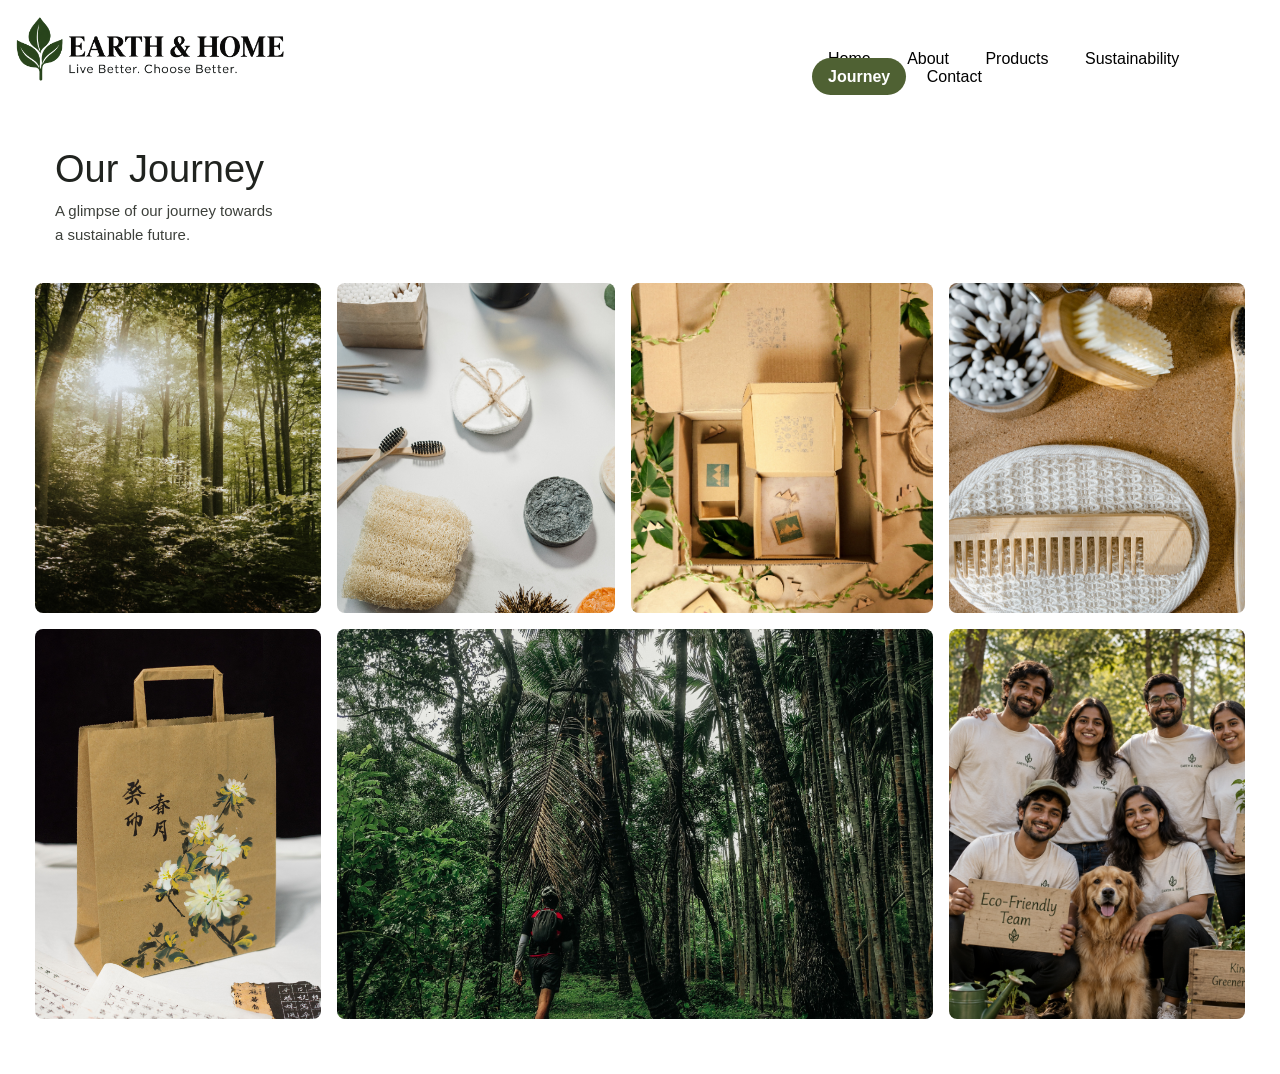
<file: journey.html>
<!DOCTYPE html>
<html lang="en">
<head>
    <meta charset="UTF-8">
    <meta name="viewport" content="width=device-width, initial-scale=1.0">
    <title>Document</title>
    <link rel="stylesheet" href="journey.css">
    <link rel="stylesheet" href="https://cdnjs.cloudflare.com/ajax/libs/font-awesome/6.7.2/css/all.min.css">
 
</head>
<body>
    <main>
         <nav class="homenav">
        <img src="./images/hlogo.png" height="100px" width="300px" >
        <div class="honav">
            <a class="nbar" href="index.html">Home</a>
            <a class="nbar" href="about.html">About</a>
            <a class="nbar" href="products.html">Products</a>
            <a class="nbar" href="sustainibility.html">Sustainability</a>
            <a class="nbar active" href="journey.html">Journey</a>
            <a class="nbar" href="contact.html">Contact</a>
        </div>
         </nav>
        <section class="intro">
            <h1>Our Journey</h1>
            <p>A glimpse of our journey towards <br>a sustainable future.</p>
        </section>  
        <section class="gallery">
            <div class="gallery-item"><img src="./images/forest.jpeg" alt="Forest"></div>
            <div class="gallery-item"><img src="./images/craft.jpeg" alt="sustainable products"></div>
            <div class="gallery-item"><img src="./images/boxes.jpeg" alt="Sustainable packaging"></div>
            <div class="gallery-item"><img src="./images/products.jpeg" alt="Earth and Home products"></div>
            <div class="gallery-item"><img src="./images/bag.jpeg" alt="Earth and Home reusable bag"></div>
            <div class="gallery-item"><img src="./images/mountain.jpeg" alt="Journey through nature"></div>
            <div class="gallery-item"><img src="./images/team.jpg" alt="Earth and Home team"></div>
        </section>

   
    </main>
</body>
</html>
</file>
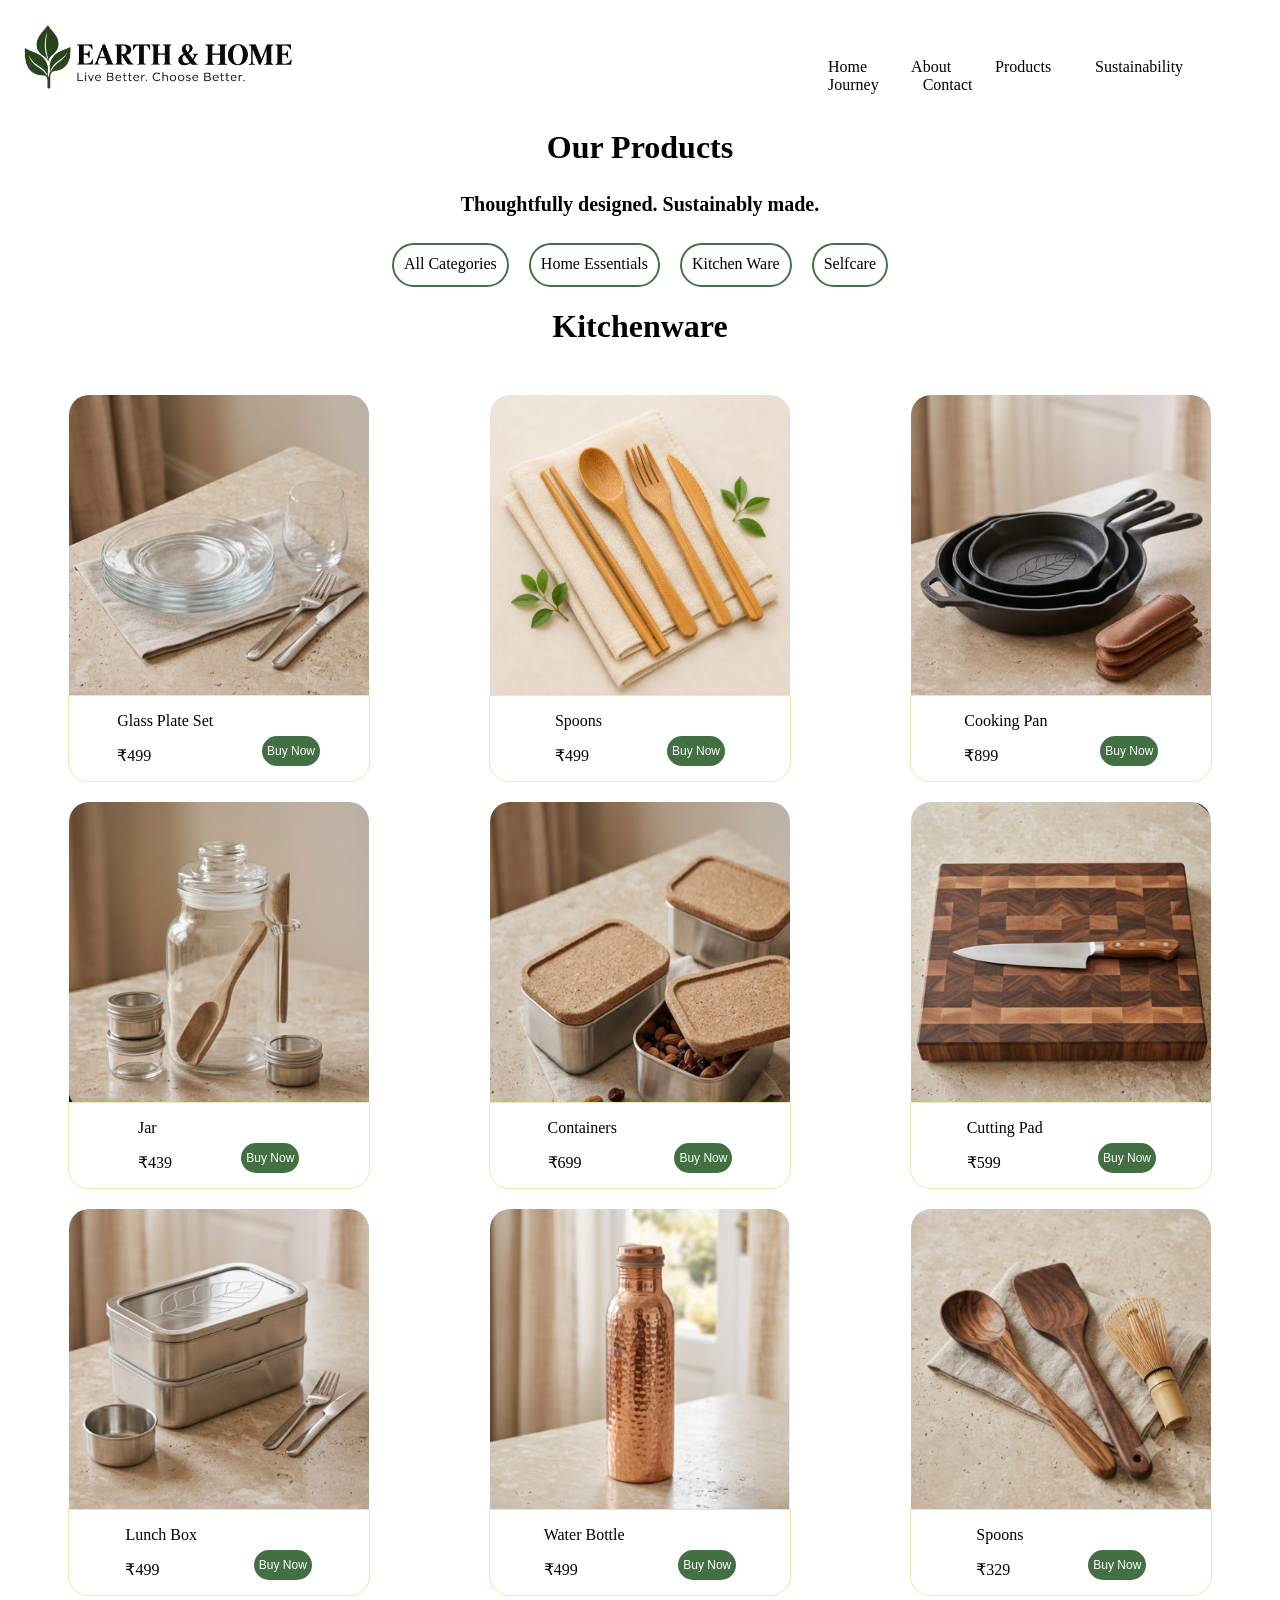
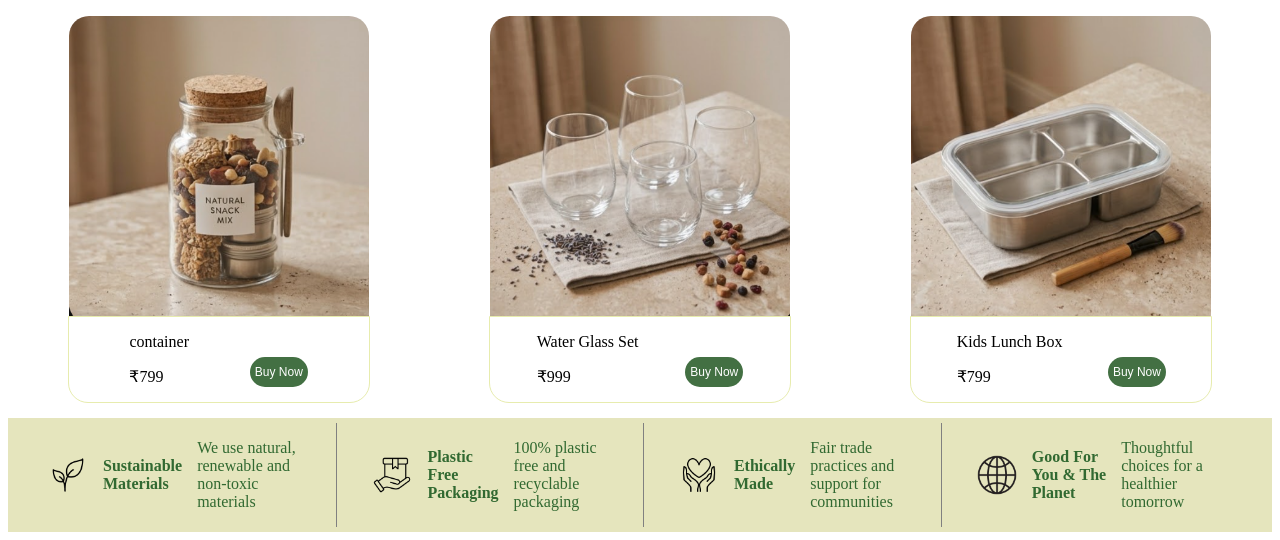
<file: kitchen.html>
<!doctype html>
<html lang="en">
  <head>
    <meta charset="UTF-8" />
    <meta name="viewport" content="width=device-width, initial-scale=1.0" />
    <title>products</title>
     <style>
      .homenav{
            background-color:white ;
            position: sticky;
            top: 0px;
            z-index: 1000;
            display: flex;
            color: black;
          }
          .honav{
            margin-left: 500px;
            margin-top: 50px;
            gap: 20px;
           
        }
         .honav a.active {
            color: white;
            font-weight: bolder;
            font-size: larger;
            background-color: #4f6133;
        }
        .nbar{
            text-decoration: none;
            color: black;
            padding: 20px;   
             transition: transform 0.3s ease;   
          
        }
        .nbar:hover{
          color:white;
          background-color:rgb(67, 112, 67) ;
          border-radius: 50px;
          transform: scale(1.8);
          
        }
        h1{
            text-align: center;
        }
        .categories
        {
          display: flex;
          justify-content: center;
          gap: 20px;
          margin-top: 0px;
        }
        .categ{
          text-decoration: none;
          border-radius: 50px;
          border: 2px solid rgb(67, 112, 67) ;
          height: 30px;
          padding: 10px;
          padding-bottom: 0px;
          color:black;
          transition: transform 0.3s ease;   ;

        }
        .categ:hover{
           color:white;
          background-color:rgb(67, 112, 67) ;
          border-radius: 50px;
          transform: scale(1.1);

        }
      .products {
        display: grid;
        grid-template-columns: repeat(3, 1fr);
        margin: 10px;
        gap: 20px;
      }
      .product-item {
        display: flex;
        flex-direction: column;
        align-items: center;
        border: none;
        margin: 0px;
        transition: transform 0.3s ease; 
      }
      .product-item:hover{
        transform: scale(1.1);
      }

      .text-item {
        display: flex;
        justify-content: space-evenly;
        border: 0.1px solid rgb(231, 236, 174);
        width: 300px;
        border-bottom-left-radius: 20px;
        border-bottom-right-radius: 20px;
      }

      .imgg {
        display: block;
        width: 300px;
        height: 300px;
        border: none;
        border-top-left-radius: 20px;
        border-top-right-radius: 20px;
      }
      .buttn {
        background-color: rgb(67, 112, 67);
        color: white;
        border: none;
        padding: 5px;
        height: 30px;
        border-radius: 40px;
        cursor: pointer;
        margin-top: 40px;
        font-size: 12px;
      }

      .buttn:hover {
        background-color: rgb(38, 82, 38);
      }
      .footer {
        color: rgb(49, 105, 49);
        background-color: rgb(229, 229, 189);
        display: flex;
        justify-content: space-evenly;
        padding: 5px;
        border: none;
        margin: 0px;
        align-items: center;
        margin-top: 15px;
      }
      .footer-item {
        display: flex;
        align-items: center;
        gap: 15px;
        padding: 0 35px;
        border-right: 0.01px solid grey;
      }
      .footer-item:last-child {
        border-right: none;
      }
    </style>
  </head>
  <body>
    <nav class="homenav">
        <img src="./images/hlogo.png" height="100px" width="300px" >
        <div class="honav">
            <a class="nbar" href="index.html">Home</a>
            <a class="nbar" href="about.html">About</a>
            <a class="nbar" href="products.html">Products</a>
            <a class="nbar" href="sustainibility.html">Sustainability</a>
            <a class="nbar" href="journey.html">Journey</a>
            <a class="nbar" href="contact.html">Contact</a>
        </div>
        </nav>
    <h1>Our Products</h1>
    <h4 style="text-align: center; font-size: 20px;">Thoughtfully designed. Sustainably made.</h4>
    <div class="categories">
      <a class="categ" href="products.html">All Categories</a>
      <a class="categ" href="eco-home.html">Home Essentials</a>
      <a class="categ" href="kitchen.html">Kitchen Ware</a>
      <a class="categ" href="self-care.html">Selfcare</a>
    </div>
    <h1>Kitchenware</h1>
    <br>
    <div class="products">
      <div class="product-item">
        <div class="img-item">
          <img class="imgg" src="./images/plates.png" />
        </div>
        <div class="text-item">
          <div class="left">
            <p>Glass Plate Set</p>
            <p>&#8377;499</p>
          </div>
          <button class="buttn">Buy Now</button>
        </div>
      </div>
       <div class="product-item">
        <div class="img-item">
          <img class="imgg" src="./images/spoons.png" />
        </div>
        <div class="text-item">
          <div class="left">
            <p>Spoons</p>
            <p>&#8377;499</p>
          </div>
          <button class="buttn">Buy Now</button>
        </div>
      </div>
      <div class="product-item">
        <div class="img-item">
          <img class="imgg" src="./images/cast iron pan.png" />
        </div>
        <div class="text-item">
          <div class="left">
            <p>Cooking Pan</p>
            <p>&#8377;899</p>
          </div>
          <button class="buttn">Buy Now</button>
        </div>
      </div>
      <div class="product-item">
        <div class="img-item">
          <img class="imgg" src="./images/glas jar.png" />
        </div>
        <div class="text-item">
          <div class="left">
            <p>Jar</p>
            <p>&#8377;439</p>
          </div>
          <button class="buttn">Buy Now</button>
        </div>
      </div>
      
      <div class="product-item">
        <div class="img-item">
          <img class="imgg" src="./images/storage boxes.png" />
        </div>
        <div class="text-item">
          <div class="left">
            <p>Containers</p>
            <p>&#8377;699</p>
          </div>
          <button class="buttn">Buy Now</button>
        </div>
      </div>
        <div class="product-item">
        <div class="img-item">
          <img class="imgg" src="./images/wooden cpad.png" />
        </div>
        <div class="text-item">
          <div class="left">
            <p>Cutting Pad</p>
            <p>&#8377;599</p>
          </div>
          <button class="buttn">Buy Now</button>
        </div>
      </div>
      <div class="product-item">
        <div class="img-item">
          <img class="imgg" src="./images/lunch box2.png" />
        </div>
        <div class="text-item">
          <div class="left">
            <p>Lunch Box</p>
            <p>&#8377;499</p>
          </div>
          <button class="buttn">Buy Now</button>
        </div>
      </div>
      <div class="product-item">
        <div class="img-item">
          <img class="imgg" src="./images/copper bottle.png" />
        </div>
        <div class="text-item">
          <div class="left">
            <p>Water Bottle</p>
            <p>&#8377;499</p>
          </div>
          <button class="buttn">Buy Now</button>
        </div>
      </div>
      
      <div class="product-item">
        <div class="img-item">
          <img class="imgg" src="./images/spatula.png" />
        </div>
        <div class="text-item">
          <div class="left">
            <p>Spoons</p>
            <p>&#8377;329</p>
          </div>
          <button class="buttn">Buy Now</button>
        </div>
      </div>
     
      <div class="product-item">
        <div class="img-item">
          <img class="imgg" src="./images/glass container.png" />
        </div>
        <div class="text-item">
          <div class="left">
            <p>container</p>
            <p>&#8377;799</p>
          </div>
          <button class="buttn">Buy Now</button>
        </div>
      </div>
      <div class="product-item">
        <div class="img-item">
          <img class="imgg" src="./images/water glass.png" />
        </div>
        <div class="text-item">
          <div class="left">
            <p>Water Glass Set</p>
            <p>&#8377;999</p>
          </div>
          <button class="buttn">Buy Now</button>
        </div>
      </div>
      <div class="product-item">
        <div class="img-item">
          <img class="imgg" src="./images/lunch box.png" />
        </div>
        <div class="text-item">
          <div class="left">
            <p>Kids Lunch Box</p>
            <p>&#8377;799</p>
          </div>
          <button class="buttn">Buy Now</button>
        </div>
      </div>
    </div>
    <footer>
      <div class="footer">
        <div class="footer-item">
          <img src="./images/plant.png" height="40px" width="40px" />
          <h4>Sustainable Materials</h4>
          <p>We use natural, renewable and non-toxic materials</p>
        </div>
        <div class="footer-item">
          <img src="./images/delivery-box.png" height="40px" width="40px" />
          <h4>Plastic Free Packaging</h4>
          <p>100% plastic free and recyclable packaging</p>
        </div>
        <div class="footer-item">
          <img src="./images/charity.png" height="40px" width="40px" />
          <h4>Ethically Made</h4>
          <p>Fair trade practices and support for communities</p>
        </div>
        <div class="footer-item">
          <img src="./images/earth-globe.png" height="40px" width="40px" />
          <h4>Good For You & The Planet</h4>
          <p>Thoughtful choices for a healthier tomorrow</p>
        </div>
      </div>
    </footer>
  </body>
</html>
</file>
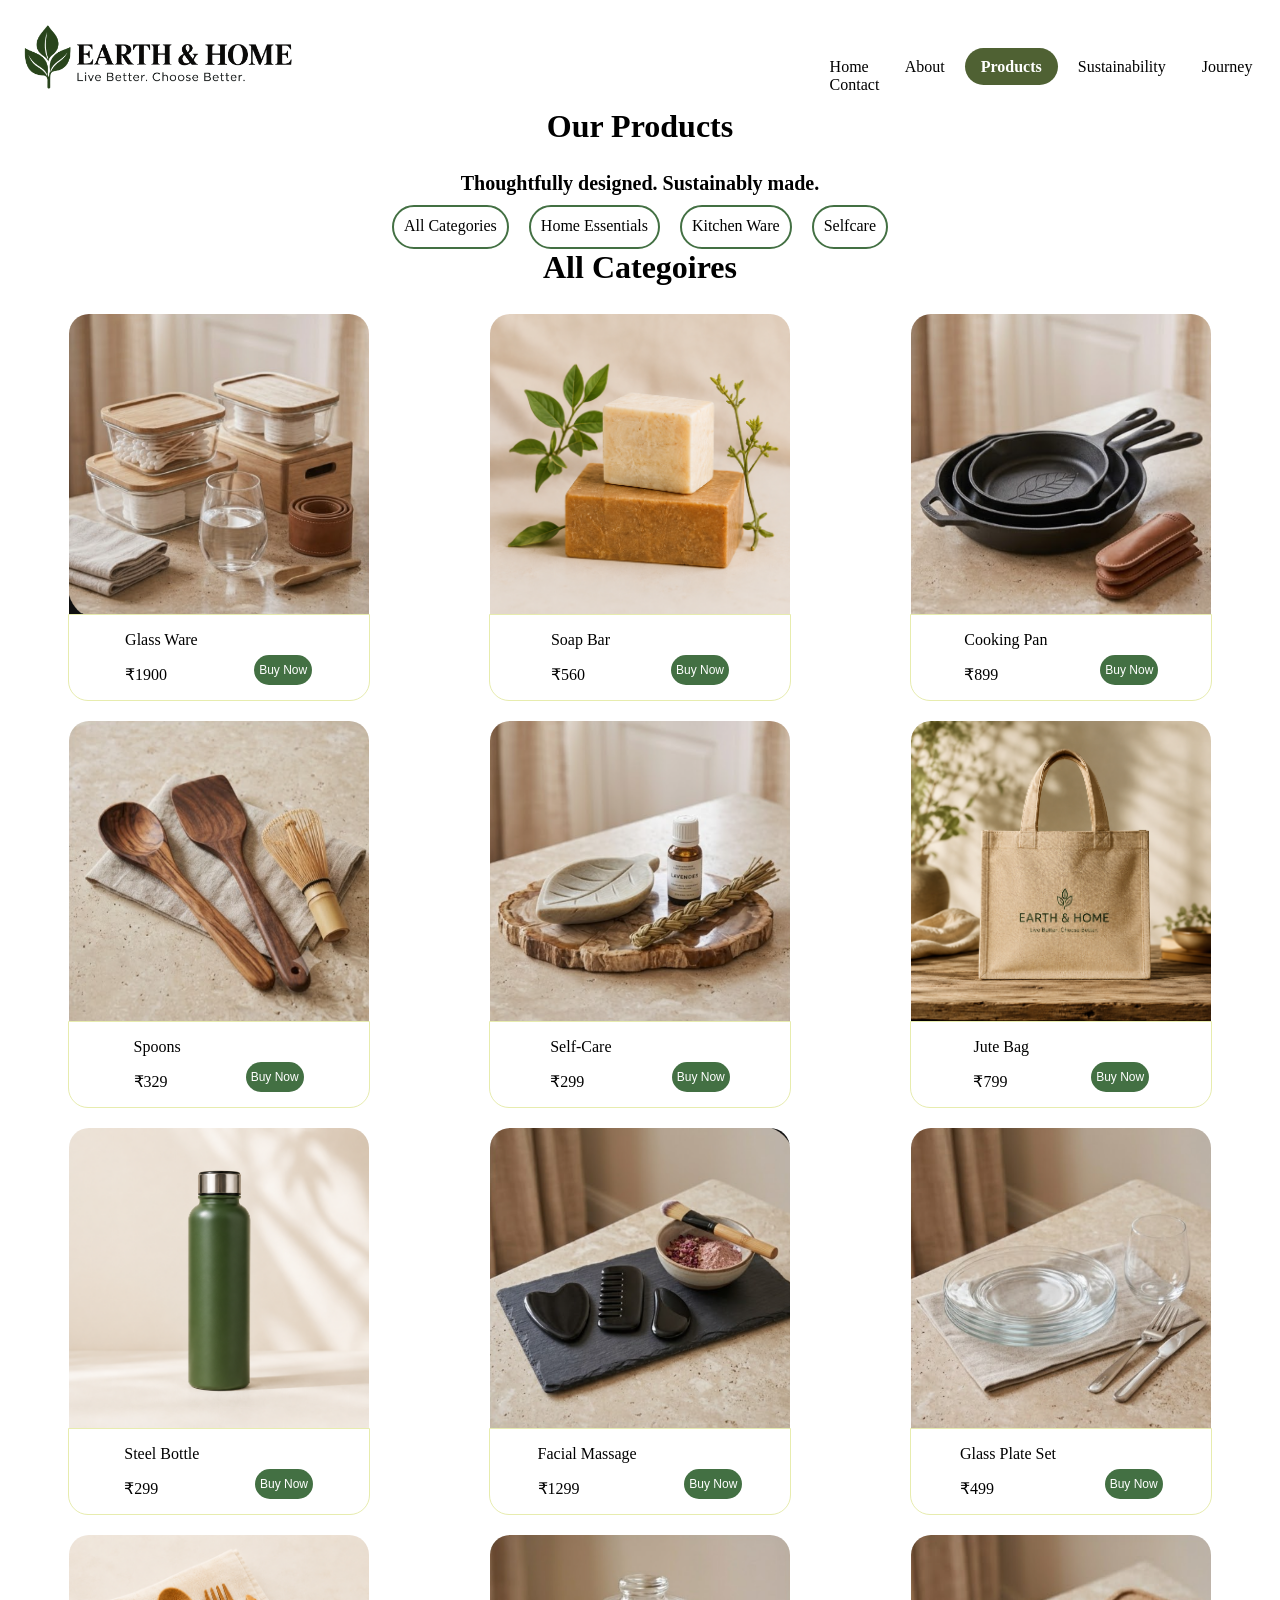
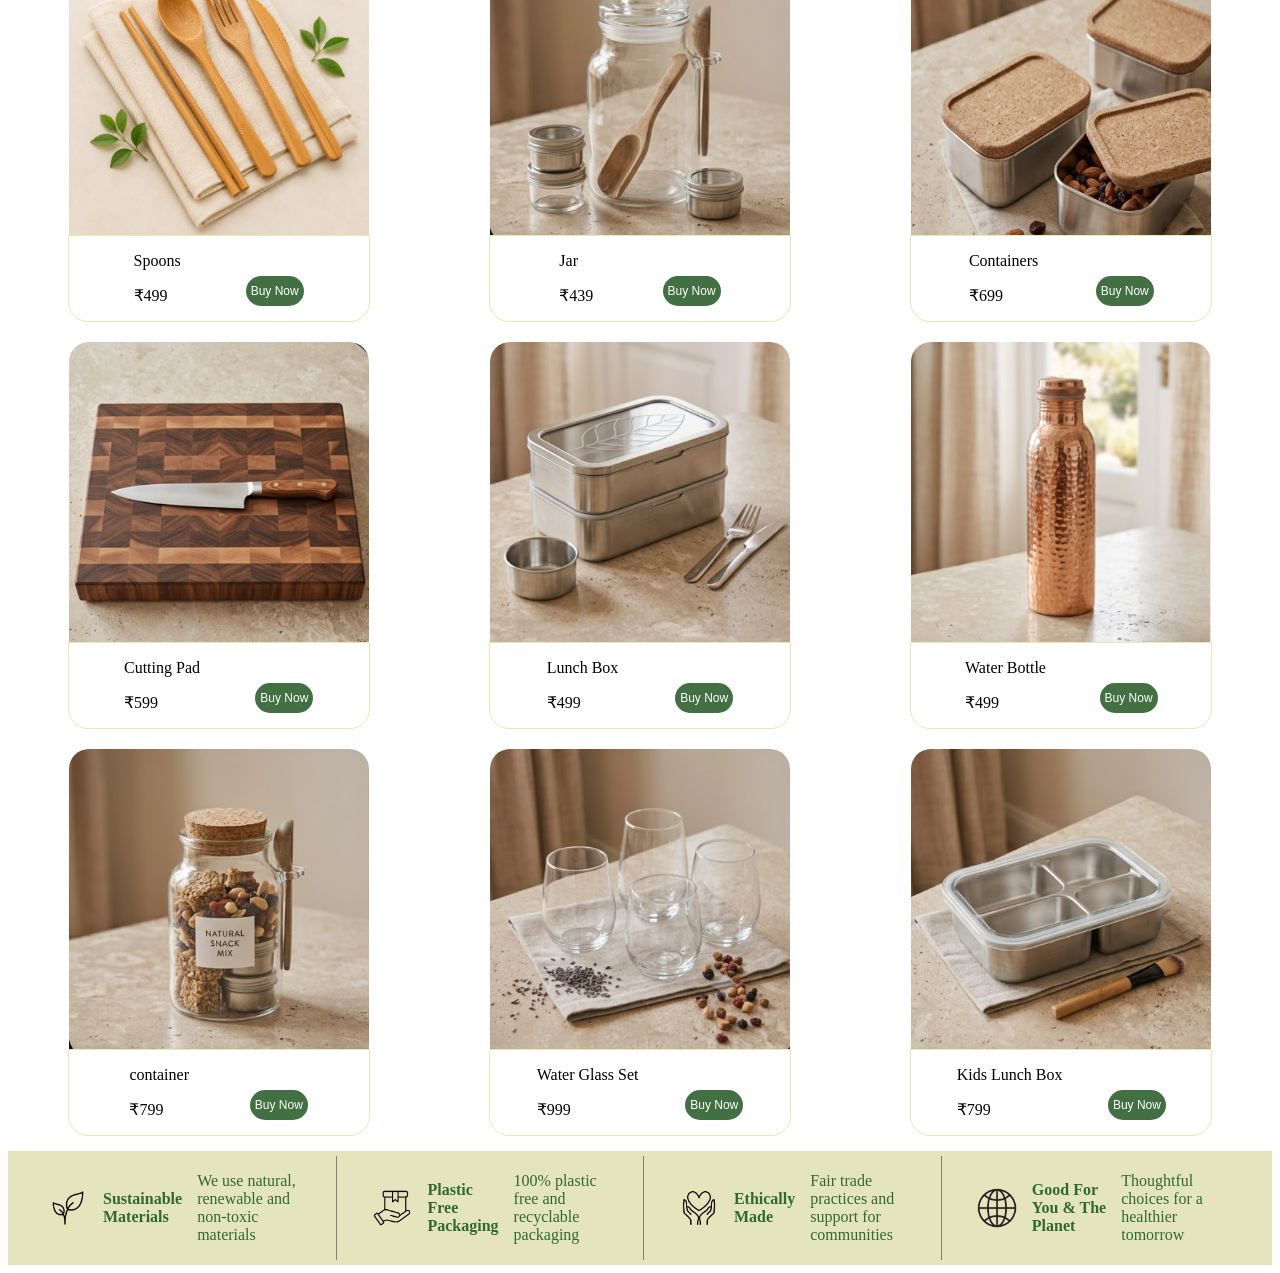
<file: products.html>
<!doctype html>
<html lang="en">
  <head>
    <meta charset="UTF-8" />
    <meta name="viewport" content="width=device-width, initial-scale=1.0" />
    <title>products</title>
    <style>
      .homenav{
            width: 100% ;
            background-color:white ;
            position: sticky;
            top: 0px;
            z-index: 1000;
            display: flex;
            color: black;
          }
          .honav{
            color: black; 
            text-decoration: none;
            margin-left: 40%;
            margin-top: 50px;
            gap: 20px;   
            
        }
         .honav a{
            text-decoration: none;
            padding: 10px 16px;
            border-radius: 25px;
            transition: 0.3s ease;
            color: black; 
            
        }
         .honav a.active {
            color: white;
            font-weight: bolder;
            background-color: #4f6133;
        }
     .nbar
     {
      color: black;
      text-decoration: none;
     }
        .nbar:hover{
          color:white;
          background-color:rgb(67, 112, 67) ;
          border-radius: 50px;
          transform: scale(1.8);
          
        }
        h1{
            text-align: center;
        }
        .categories
        {
          display: flex;
          justify-content: center;
          gap: 20px;
          margin-top: 0px;
        }
        .categ{
          text-decoration: none;
          border-radius: 50px;
          border: 2px solid rgb(67, 112, 67) ;
          height: 30px;
          padding: 10px;
          padding-bottom: 0px;
          color:black;
          transition: transform 0.3s ease;   ;

        }
        .categ:hover{
           color:white;
          background-color:rgb(67, 112, 67) ;
          border-radius: 50px;
          transform: scale(1.1);

        }
        .categ a.active
        { 
        background-color: rgb(49, 105, 49);
        color: white;
        }

      .products {
        display: grid;
        grid-template-columns: repeat(3, 1fr);
        margin: 10px;
        gap: 20px;
      }
      .product-item {
        display: flex;
        flex-direction: column;
        align-items: center;
        border: none;
        margin: 0px;
        transition: transform 0.3s ease; 
      }
      .product-item:hover{
        transform: scale(1.1);
      }

      .text-item {
        display: flex;
        justify-content: space-evenly;
        border: 0.1px solid rgb(231, 236, 174);
        width: 300px;
        border-bottom-left-radius: 20px;
        border-bottom-right-radius: 20px;
      }

      .imgg {
        display: block;
        width: 300px;
        height: 300px;
        border: none;
        border-top-left-radius: 20px;
        border-top-right-radius: 20px;
      }
      .buttn {
        background-color: rgb(67, 112, 67);
        color: white;
        border: none;
        padding: 5px;
        height: 30px;
        border-radius: 40px;
        cursor: pointer;
        margin-top: 40px;
        font-size: 12px;
      }

      .buttn:hover {
        background-color: rgb(38, 82, 38);
      }
      .footer {
        color: rgb(49, 105, 49);
        background-color: rgb(229, 229, 189);
        display: flex;
        justify-content: space-evenly;
        padding: 5px;
        border: none;
        margin: 0px;
        align-items: center;
        margin-top: 15px;
      }
      .footer-item {
        display: flex;
        align-items: center;
        gap: 15px;
        padding: 0 35px;
        border-right: 0.01px solid grey;
      }
      .footer-item:last-child {
        border-right: none;
      }


      @media (max-width: 600px) {
 .homenav {
        flex-direction: column;
        align-items: center;
        padding: 10px;
    }

    .honav {
        margin-left: 0;
        margin-top: 10px;
        display: flex;
        flex-wrap: wrap;
        justify-content: center;
        gap: 5px;
    }

    .honav a {
        padding: 8px 10px;
    }

    .categories {
        flex-direction: column;
        align-items: center;
        gap: 10px;
        padding: 0;
    }

    .categ {
        width: 150px;
        text-align: center;
    }
    .categ a.active
    {
      color: white;
      background-color:rgb(38, 82, 38) ;
    }

    .products {
        grid-template-columns: 1fr;
        gap: 25px;
        margin: 10px;
    }

    .product-item:hover {
        transform: none;
    }

    .text-item {
        width: 90%;
        max-width: 300px;
    }

    .imgg {
        width: 90%;
        max-width: 300px;
        height: auto;
        aspect-ratio: 1 / 1;
        object-fit: cover;
    }

    .buttn {
        margin-top: 20px;
    }

    .footer {
        flex-direction: column;
        gap: 15px;
        padding: 15px;
    }

    .footer-item {
        padding: 10px 0;
        border-right: none;
        border-bottom: 0.01px solid grey;
        width: 90%;
        justify-content: center;
    }

    .footer-item:last-child {
        border-bottom: none;
    }
}
    </style>
  </head>
  <body>
    <nav class="homenav">
        <img src="./images/hlogo.png" height="100px" width="300px" >
        <div class="honav">
            <a class="nbar" href="index.html">Home</a>
            <a class="nbar" href="about.html">About</a>
            <a class="nbar active" href="products.html">Products</a>
            <a class="nbar" href="sustainibility.html">Sustainability</a>
            <a class="nbar" href="journey.html">Journey</a>
            <a class="nbar" href="contact.html">Contact</a>
        </div>
        </nav>
    <h1 style="padding: 0px; margin: 0px;">Our Products</h1>
    <h4 style="text-align: center; font-size: 20px;padding: 0px; margin-bottom: 10px;">Thoughtfully designed. Sustainably made.</h4>
    <div class="categories">
      <a class="categ active" href="products.html">All Categories</a>
      <a class="categ active" href="eco-home.html">Home Essentials</a>
      <a class="categ active" href="kitchen.html">Kitchen Ware</a>
      <a class="categ active" href="self-care.html">Selfcare</a>
    </div>
    <h1 style="padding: 0px; margin: 0px;">All Categoires</h1>
    <br>
    <div class="products">
      <div class="product-item">
        <div class="img-item">
          <img class="imgg" src="./images/home products.png" />
        </div>
        <div class="text-item">
          <div class="left">
            <p>Glass Ware</p>
            <p>&#8377;1900</p>
          </div>
          <button class="buttn">Buy Now</button>
        </div>
      </div>
      <div class="product-item">
        <div class="img-item">
          <img class="imgg" src="./images/soap.png" />
        </div>
        <div class="text-item">
          <div class="left">
            <p>Soap Bar</p>
            <p>&#8377;560</p>
          </div>
          <button class="buttn">Buy Now</button>
        </div>
      </div>
      <div class="product-item">
        <div class="img-item">
          <img class="imgg" src="./images/cast iron pan.png" />
        </div>
        <div class="text-item">
          <div class="left">
            <p>Cooking Pan</p>
            <p>&#8377;899</p>
          </div>
          <button class="buttn">Buy Now</button>
        </div>
      </div>

       <div class="product-item">
        <div class="img-item">
          <img class="imgg" src="./images/spatula.png" />
        </div>
        <div class="text-item">
          <div class="left">
            <p>Spoons</p>
            <p>&#8377;329</p>
          </div>
          <button class="buttn">Buy Now</button>
        </div>
      </div> 

      <div class="product-item">
        <div class="img-item">
          <img class="imgg" src="./images/selfcare.png" />
        </div>
        <div class="text-item">
          <div class="left">
            <p>Self-Care</p>
            <p>&#8377;299</p>
          </div>
          <button class="buttn">Buy Now</button>
        </div>
      </div>
      <div class="product-item">
        <div class="img-item">
          <img class="imgg" src="./images/bag.png" />
        </div>
        <div class="text-item">
          <div class="left">
            <p>Jute Bag</p>
            <p>&#8377;799</p>
          </div>
          <button class="buttn">Buy Now</button>
        </div>
      </div>
      <div class="product-item">
        <div class="img-item">
          <img class="imgg" src="./images/bottle.png" />
        </div>
        <div class="text-item">
          <div class="left">
            <p>Steel Bottle</p>
            <p>&#8377;299</p>
          </div>
          <button class="buttn">Buy Now</button>
        </div>
      </div>
      <div class="product-item">
        <div class="img-item">
          <img class="imgg" src="./images/spa items.png" />
        </div>
        <div class="text-item">
          <div class="left">
            <p>Facial Massage</p>
            <p>&#8377;1299</p>
          </div>
          <button class="buttn">Buy Now</button>
        </div>
      </div>
      <div class="product-item">
        <div class="img-item">
          <img class="imgg" src="./images/plates.png" />
        </div>
        <div class="text-item">
          <div class="left">
            <p>Glass Plate Set</p>
            <p>&#8377;499</p>
          </div>
          <button class="buttn">Buy Now</button>
        </div>
      </div>
       <div class="product-item">
        <div class="img-item">
          <img class="imgg" src="./images/spoons.png" />
        </div>
        <div class="text-item">
          <div class="left">
            <p>Spoons</p>
            <p>&#8377;499</p>
          </div>
          <button class="buttn">Buy Now</button>
        </div>
      </div>
      
      <div class="product-item">
        <div class="img-item">
          <img class="imgg" src="./images/glas jar.png" />
        </div>
        <div class="text-item">
          <div class="left">
            <p>Jar</p>
            <p>&#8377;439</p>
          </div>
          <button class="buttn">Buy Now</button>
        </div>
      </div>
      <div class="product-item">
        <div class="img-item">
          <img class="imgg" src="./images/storage boxes.png" />
        </div>
        <div class="text-item">
          <div class="left">
            <p>Containers</p>
            <p>&#8377;699</p>
          </div>
          <button class="buttn">Buy Now</button>
        </div>
      </div>
        <div class="product-item">
        <div class="img-item">
          <img class="imgg" src="./images/wooden cpad.png" />
        </div>
        <div class="text-item">
          <div class="left">
            <p>Cutting Pad</p>
            <p>&#8377;599</p>
          </div>
          <button class="buttn">Buy Now</button>
        </div>
      </div>
      <div class="product-item">
        <div class="img-item">
          <img class="imgg" src="./images/lunch box2.png" />
        </div>
        <div class="text-item">
          <div class="left">
            <p>Lunch Box</p>
            <p>&#8377;499</p>
          </div>
          <button class="buttn">Buy Now</button>
        </div>
      </div>
      <div class="product-item">
        <div class="img-item">
          <img class="imgg" src="./images/copper bottle.png" />
        </div>
        <div class="text-item">
          <div class="left">
            <p>Water Bottle</p>
            <p>&#8377;499</p>
          </div>
          <button class="buttn">Buy Now</button>
        </div>
      </div>
      <div class="product-item">
        <div class="img-item">
          <img class="imgg" src="./images/glass container.png" />
        </div>
        <div class="text-item">
          <div class="left">
            <p>container</p>
            <p>&#8377;799</p>
          </div>
          <button class="buttn">Buy Now</button>
        </div>
      </div>
      <div class="product-item">
        <div class="img-item">
          <img class="imgg" src="./images/water glass.png" />
        </div>
        <div class="text-item">
          <div class="left">
            <p>Water Glass Set</p>
            <p>&#8377;999</p>
          </div>
          <button class="buttn">Buy Now</button>
        </div>
      </div>
      <div class="product-item">
        <div class="img-item">
          <img class="imgg" src="./images/lunch box.png" />
        </div>
        <div class="text-item">
          <div class="left">
            <p>Kids Lunch Box</p>
            <p>&#8377;799</p>
          </div>
          <button class="buttn">Buy Now</button>
        </div>
      </div>
    </div>
    <footer>
      <div class="footer">
        <div class="footer-item">
          <img src="./images/plant.png" height="40px" width="40px" />
          <h4>Sustainable Materials</h4>
          <p>We use natural, renewable and non-toxic materials</p>
        </div>
        <div class="footer-item">
          <img src="./images/delivery-box.png" height="40px" width="40px" />
          <h4>Plastic Free Packaging</h4>
          <p>100% plastic free and recyclable packaging</p>
        </div>
        <div class="footer-item">
          <img src="./images/charity.png" height="40px" width="40px" />
          <h4>Ethically Made</h4>
          <p>Fair trade practices and support for communities</p>
        </div>
        <div class="footer-item">
          <img src="./images/earth-globe.png" height="40px" width="40px" />
          <h4>Good For You & The Planet</h4>
          <p>Thoughtful choices for a healthier tomorrow</p>
        </div>
      </div>
    </footer>
  </body>
</html>
</file>
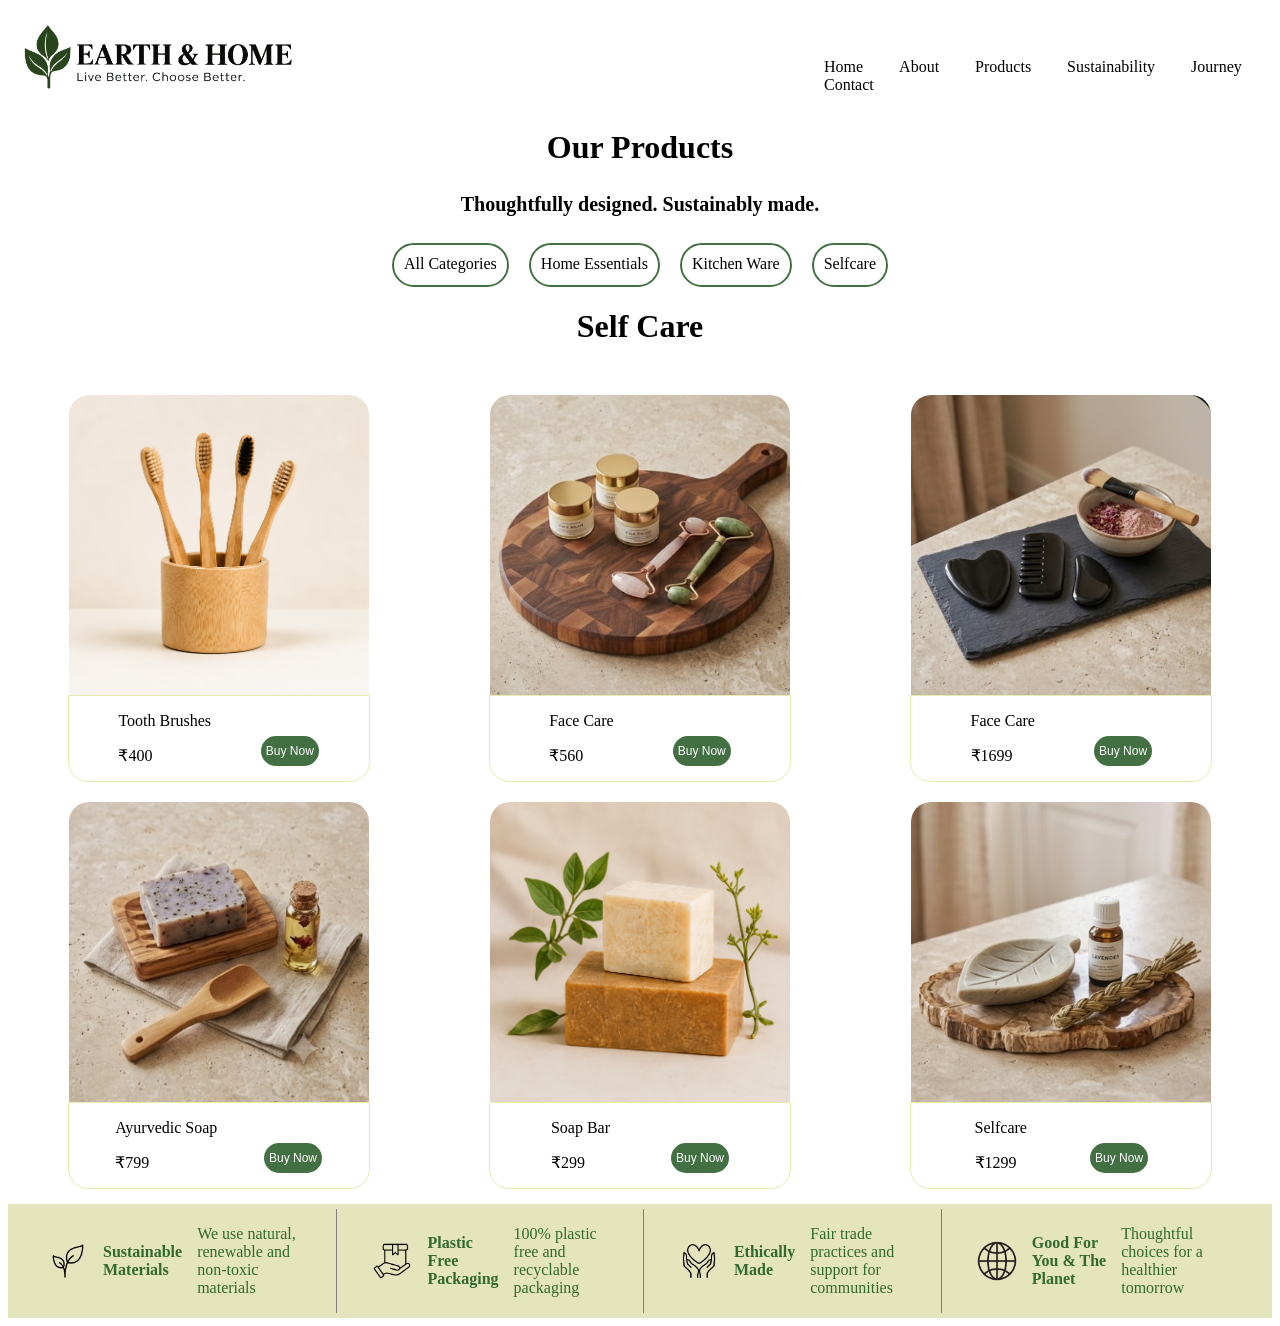
<file: self-care.html>
<!doctype html>
<html lang="en">
  <head>
    <meta charset="UTF-8" />
    <meta name="viewport" content="width=device-width, initial-scale=1.0" />
    <title>products</title>
     <style>
      .homenav{
            background-color:white ;
            position: sticky;
            top: 0px;
            z-index: 1000;
            display: flex;
            color: black;
          }
          .honav{
            margin-left: 500px;
            margin-top: 50px;
            gap: 20px;
           
        }
         .honav a{
            text-decoration: none;
            padding: 10px 16px;
            border-radius: 25px;
            transition: 0.3s ease;
        }
        .nbar{
            text-decoration: none;
            color: black;
            padding: 20px;   
             transition: transform 0.3s ease;   
          
        }
        .nbar:hover{
          color:white;
          background-color:rgb(67, 112, 67) ;
          border-radius: 50px;
          transform: scale(1.8);
          
        }
        h1{
            text-align: center;
        }
        .categories
        {
          display: flex;
          justify-content: center;
          gap: 20px;
          margin-top: 0px;
        }
        .categ{
          text-decoration: none;
          border-radius: 50px;
          border: 2px solid rgb(67, 112, 67) ;
          height: 30px;
          padding: 10px;
          padding-bottom: 0px;
          color:black;
          transition: transform 0.3s ease;   ;

        }
        .categ:hover{
           color:white;
          background-color:rgb(67, 112, 67) ;
          border-radius: 50px;
          transform: scale(1.1);

        }
      .products {
        display: grid;
        grid-template-columns: repeat(3, 1fr);
        margin: 10px;
        gap: 20px;
      }
      .product-item {
        display: flex;
        flex-direction: column;
        align-items: center;
        border: none;
        margin: 0px;
        transition: transform 0.3s ease; 
      }
      .product-item:hover{
        transform: scale(1.1);
      }

      .text-item {
        display: flex;
        justify-content: space-evenly;
        border: 0.1px solid rgb(231, 236, 174);
        width: 300px;
        border-bottom-left-radius: 20px;
        border-bottom-right-radius: 20px;
      }

      .imgg {
        display: block;
        width: 300px;
        height: 300px;
        border: none;
        border-top-left-radius: 20px;
        border-top-right-radius: 20px;
      }
      .buttn {
        background-color: rgb(67, 112, 67);
        color: white;
        border: none;
        padding: 5px;
        height: 30px;
        border-radius: 40px;
        cursor: pointer;
        margin-top: 40px;
        font-size: 12px;
      }

      .buttn:hover {
        background-color: rgb(38, 82, 38);
      }
      .footer {
        color: rgb(49, 105, 49);
        background-color: rgb(229, 229, 189);
        display: flex;
        justify-content: space-evenly;
        padding: 5px;
        border: none;
        margin: 0px;
        align-items: center;
        margin-top: 15px;
      }
      .footer-item {
        display: flex;
        align-items: center;
        gap: 15px;
        padding: 0 35px;
        border-right: 0.01px solid grey;
      }
      .footer-item:last-child {
        border-right: none;
      }
    </style>
  </head>
  <body>
    <nav class="homenav">
        <img src="./images/hlogo.png" height="100px" width="300px" >
        <div class="honav">
            <a class="nbar" href="index.html">Home</a>
            <a class="nbar" href="about.html">About</a>
            <a class="nbar" href="products.html">Products</a>
            <a class="nbar" href="sustainibility.html">Sustainability</a>
            <a class="nbar" href="journey.html">Journey</a>
            <a class="nbar" href="contact.html">Contact</a>
        </div>
        </nav>
    <h1>Our Products</h1>
    <h4 style="text-align: center; font-size: 20px;">Thoughtfully designed. Sustainably made.</h4>
    <div class="categories">
      <a class="categ"href="products.html">All Categories</a>
      <a class="categ"href="eco-home.html">Home Essentials</a>
      <a class="categ"href="kitchen.html">Kitchen Ware</a>
      <a class="categ"href="self-care.html">Selfcare</a>
    </div>
    <h1>Self Care</h1>
    <br>
    <div class="products">
      <div class="product-item">
        <div class="img-item">
          <img class="imgg" src="./images/brushes.png" />
        </div>
        <div class="text-item">
          <div class="left">
            <p>Tooth Brushes</p>
            <p>&#8377;400</p>
          </div>
          <button class="buttn">Buy Now</button>
        </div>
      </div>
      <div class="product-item">
        <div class="img-item">
          <img class="imgg" src="./images/spa item.png" />
        </div>
        <div class="text-item">
          <div class="left">
            <p>Face Care</p>
            <p>&#8377;560</p>
          </div>
          <button class="buttn">Buy Now</button>
        </div>
      </div>
      <div class="product-item">
        <div class="img-item">
          <img class="imgg" src="./images/spa items.png" />
        </div>
        <div class="text-item">
          <div class="left">
            <p>Face Care</p>
            <p>&#8377;1699</p>
          </div>
          <button class="buttn">Buy Now</button>
        </div>
      </div>
      <div class="product-item">
        <div class="img-item">
          <img class="imgg" src="./images/soap bar.png" />
        </div>
        <div class="text-item">
          <div class="left">
            <p>Ayurvedic Soap</p>
            <p>&#8377;799</p>
          </div>
          <button class="buttn">Buy Now</button>
        </div>
      </div>
      <div class="product-item">
        <div class="img-item">
          <img class="imgg" src="./images/soap.png" />
        </div>
        <div class="text-item">
          <div class="left">
            <p>Soap Bar</p>
            <p>&#8377;299</p>
          </div>
          <button class="buttn">Buy Now</button>
        </div>
      </div>
      <div class="product-item">
        <div class="img-item">
          <img class="imgg" src="./images/selfcare.png" />
        </div>
        <div class="text-item">
          <div class="left">
            <p>Selfcare</p>
            <p>&#8377;1299</p>
          </div>
          <button class="buttn">Buy Now</button>
        </div>
      </div>
    </div>
   
    <footer>
      <div class="footer">
        <div class="footer-item">
          <img src="./images/plant.png" height="40px" width="40px" />
          <h4>Sustainable Materials</h4>
          <p>We use natural, renewable and non-toxic materials</p>
        </div>
        <div class="footer-item">
          <img src="./images/delivery-box.png" height="40px" width="40px" />
          <h4>Plastic Free Packaging</h4>
          <p>100% plastic free and recyclable packaging</p>
        </div>
        <div class="footer-item">
          <img src="./images/charity.png" height="40px" width="40px" />
          <h4>Ethically Made</h4>
          <p>Fair trade practices and support for communities</p>
        </div>
        <div class="footer-item">
          <img src="./images/earth-globe.png" height="40px" width="40px" />
          <h4>Good For You & The Planet</h4>
          <p>Thoughtful choices for a healthier tomorrow</p>
        </div>
      </div>
    </footer>
  </body>
</html>
</file>
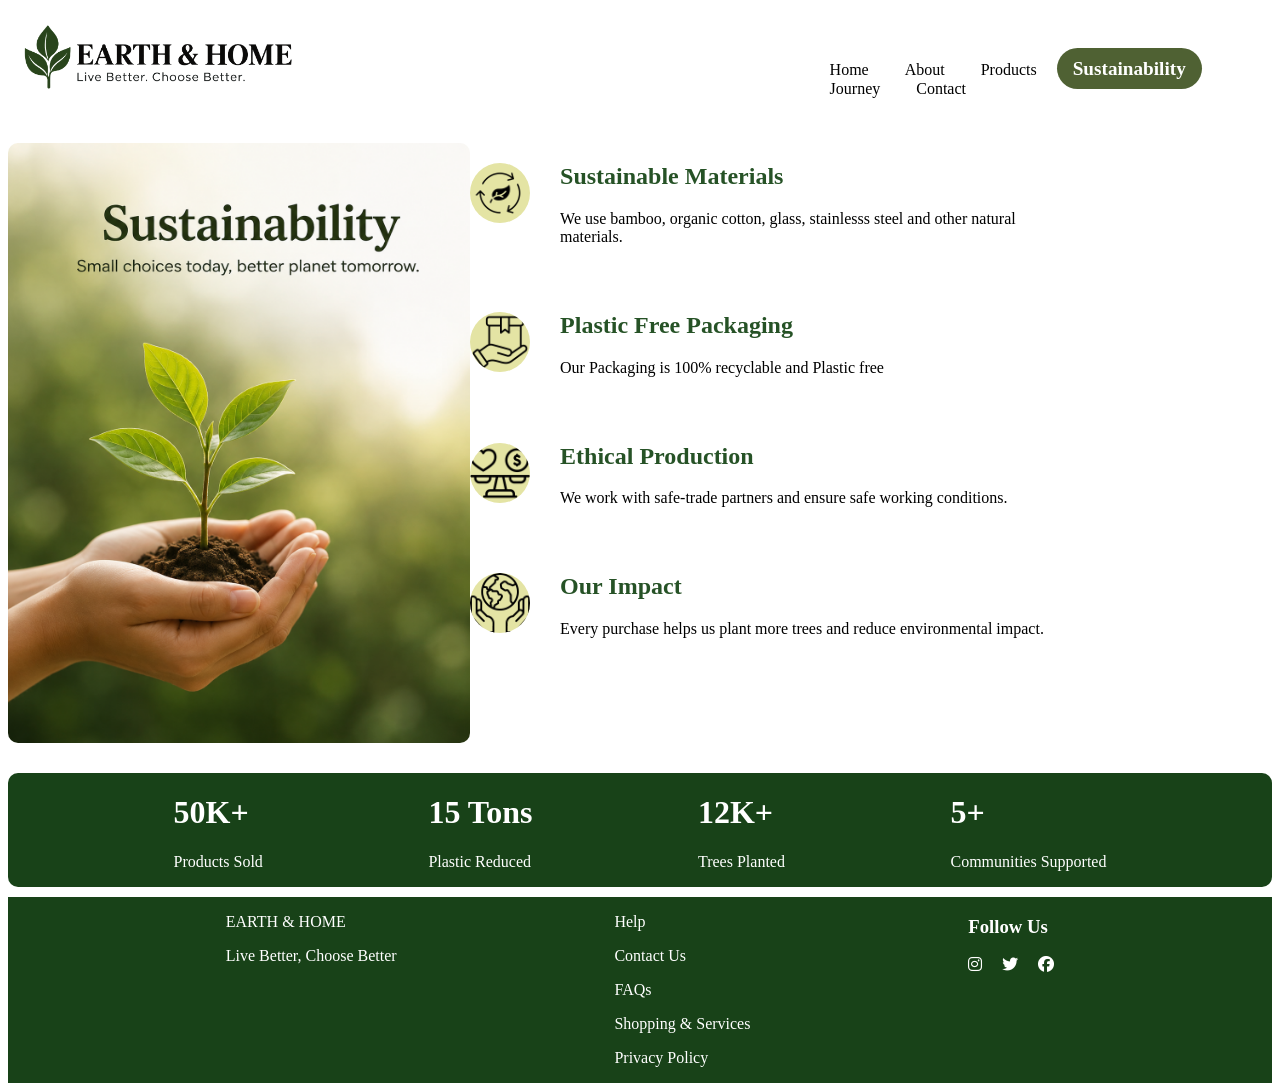
<file: sustainibility.html>
<!doctype html>
<html lang="en">
  <head>
    <meta charset="UTF-8" />
    <meta name="viewport" content="width=device-width, initial-scale=1.0" />
    <link rel="stylesheet" href="https://cdnjs.cloudflare.com/ajax/libs/font-awesome/6.7.2/css/all.min.css">
    <title>sustain</title>
    <style>
      .homenav{
            background-color:white ;
            position: sticky;
            top: 0px;
            z-index: 1000;
            display: flex;
            color: black;
          }
          .honav{
            margin-left: 40%;
            margin-top: 50px;
            gap: 20px;
           
        }
         .honav a{
            text-decoration: none;
            padding: 10px 16px;
            border-radius: 25px;
            transition: 0.3s ease;
        }
         .honav a.active {
            color: white;
            font-weight: bolder;
            font-size: larger;
            background-color: #4f6133;
        }
        .nbar{
            text-decoration: none;
            color: black;
            padding: 20px;   
             transition: transform 0.3s ease;   
          
        }
        .nbar:hover{
          color:white;
          background-color:rgb(67, 112, 67) ;
          border-radius: 50px;
          transform: scale(1.8);
          
        }
      .sustain {
        margin-top: 35px;
        margin-right: 200px;
        display: flex;
        justify-content: space-between;
      }
      .img {
        height: 600px;
        width: 470px;
        border: none;
        border-radius: 10px;
      }
      .content {
        display: flex;
        flex-direction: column;
        gap: 30px;
      }
      .wrap {
        display: flex;
        gap: 30px;
        
      }
      .icon
      {
        border: none;
        border-radius: 50px;
        background-color: rgb(228, 228, 164);
        margin-top: 20px;
      }
      .bottom
      {
        margin-top: 30px;
        border-radius: 10px;
        background-color:  rgb(24, 66, 24);
        color: white;
        display: flex;
        justify-content: space-evenly;
      }
      footer
      {
        margin-top: 10px;
        background-color: rgb(24, 66, 24);
        color: white;
        display: flex;
        justify-content: space-evenly;
      }
      .item
      {
         display: flex;
         gap: 20px;
      }
    

      @media (max-width: 600px) {

     .homenav {
        flex-direction: column;
        align-items: center;
        padding: 10px;
    }

    .honav {
        margin-left: 0;
        margin-top: 10px;
        display: flex;
        flex-wrap: wrap;
        justify-content: center;
        gap: 5px;
    }

    .honav a {
        padding: 8px 10px;
    }
    .sustain {
        margin: 20px 15px;
        flex-direction: column;
        align-items: center;
        gap: 25px;
    }

    .img {
        width: 100%;
        height: auto;
        max-height: 400px;
    }

    .content {
        width: 100%;
        gap: 15px;
    }

    .wrap {
        flex-direction: column;
        align-items: center;
        gap: 10px;
    }

    .icon {
        margin-top: 10px;
    }

    .bottom {
        flex-direction: column;
        align-items: center;
        padding: 15px;
        gap: 15px;
    }

    footer {
        flex-direction: column;
        align-items: center;
        padding: 15px;
        gap: 15px;
    }

    .item {
        gap: 10px;
        flex-wrap: wrap;
        justify-content: center;
    }
}
    </style>
  </head>
  <body>
    <nav class="homenav">
      <img src="./images/hlogo.png" height="100px" width="300px" />
      <div class="honav">
        <a class="nbar" href="index.html">Home</a>
        <a class="nbar" href="about.html">About</a>
        <a class="nbar" href="products.html">Products</a>
        <a class="nbar active" href="sustainibility.html">Sustainability</a>
        <a class="nbar" href="journey.html">Journey</a>
        <a class="nbar" href="contact.html">Contact</a>
      </div>
    </nav>
    <div class="sustain">
      <img class="img" src="./images/sustain.png" />
      <div class="content">
        <div class="wrap">
          <img class="icon" src="./images/save-tree.png" height="60px" width="60px"/>
          <div class="text">
            <h2 style="color: rgb(38, 82, 38)">Sustainable Materials</h2>
            <p>
              We use bamboo, organic cotton, glass, stainlesss steel and other
              natural materials.
            </p>
          </div>
        </div>
        <div class="wrap">
          <img class="icon" src="./images/delivery-box.png" height="60px" width="60px" />
          <div class="text">
            <h2 style="color: rgb(38, 82, 38)">Plastic Free Packaging</h2>
            <p>Our Packaging is 100% recyclable and Plastic free</p>
          </div>
        </div>
        <div class="wrap">
          <img class="icon" src="./images/equality.png" height="60px" width="60px" />
          <div class="text">
            <h2 style="color: rgb(38, 82, 38)">Ethical Production</h2>
            <p>
              We work with safe-trade partners and ensure safe working
              conditions.
            </p>
          </div>
        </div>
        <div class="wrap">
          <img  class="icon" src="./images/save-the-world.png" height="60px" width="60px" />
          <div class="text">
            <h2 style="color: rgb(38, 82, 38)">Our Impact</h2>
            <p>
              Every purchase helps us plant more trees and reduce environmental
              impact.
            </p>
          </div>
        </div>
      </div>
    </div>
    <div class="bottom">
        <div class="each-element">
        <h1>50K+</h1>
         <P>Products Sold</P>
        </div>
        <div class="each-element">
        <h1>15 Tons</h1>
         <P>Plastic Reduced</P>
        </div>
        <div class="each-element">
        <h1>12K+</h1>
         <P>Trees Planted</P>
        </div>
        <div class="each-element">
        <h1>5+</h1>
         <P>Communities Supported</P>
        </div>
    </div>
    <footer>

      <div class="footer-item">
          <p>EARTH & HOME</p>
          <p>Live Better, Choose Better</p>
        </div>

        <div class="footer-item">
          <p>Help</p>
          <p>Contact Us</p>
          <p>FAQs</p>
          <p>Shopping & Services</p>
          <p>Privacy Policy</p>
        </div>

        <div class="footer-item">
        <h3>Follow Us</h3>
        <div class="item">
        <i class="fa-brands fa-instagram"></i>
        <i class="fa-brands fa-twitter"></i>
        <i class="fa-brands fa-facebook"></i>
        </div>
        </div>
        
    </footer>
  </body>
</html>
</file>
<file: contact.css>
:root {
  --green: #285c2d;
  --dark-green: #234d28;
  --soft-green: #eef2e7;
  --line: #d9ddd3;
  --cream: #f7f4ed;
  --text: #22251f;
  --muted: #60645d;
}

/* body {
  color: var(--text);
  background: #fff;
  line-height: 1.5;
} */
.homenav{
            background-color:white ;
            position: sticky;
            top: 0px;
            z-index: 1000;
            display: flex;
            color: black;
          }
          .honav{
            margin-left: 40%;
            margin-top: 50px;
            gap: 20px;
           
        }
         .honav a{
            text-decoration: none;
            padding: 10px 16px;
            border-radius: 25px;
            transition: 0.3s ease;
        }
         .honav a.active {
            color: white;
            font-weight: bolder;
            font-size: larger;
            background-color: #4f6133;
        }
        .nbar{
            text-decoration: none;
            color: black;
            padding: 20px;   
             transition: transform 0.3s ease;   
          
        }
        .nbar:hover{
          color:white;
          background-color:rgb(67, 112, 67) ;
          border-radius: 50px;
          transform: scale(1.8);
          
        }
a {
  color: inherit;
  text-decoration: none;
}

.site-header {
  height: 78px;
  padding: 0 4.8%;
  display: flex;
  align-items: center;
  justify-content: space-between;
  gap: 25px;
  background: #fff;
  border-bottom: 1px solid #eee;
}

.brand {
  display: flex;
  align-items: center;
  gap: 10px;
  min-width: 205px;
}

.brand-leaf {
  color: var(--green);
  font-size: 42px;
  line-height: 1;
  transform: rotate(-8deg);
  display: inline-block;
}

.brand strong {
  display: block;
  font-size: 23px;
  letter-spacing: .5px;
  line-height: 1.1;
}

.brand small {
  display: block;
  font-size: 17px;
  color: #666;
  margin-top: 3px;
}

.main-nav {
  display: flex;
  align-items: center;
  gap: 29px;
  font-size: 17px;
}

.main-nav a {
  padding: 29px 0 22px;
  white-space: nowrap;
}

.main-nav .active {
  color: var(--green);
  border-bottom: 2px solid var(--green);
}

.header-icons {
  display: flex;
  gap: 18px;
  align-items: center;
  font-size: 28px;
  color: #252a25;
}

.bag {
  position: relative;
}

.bag b {
  position: absolute;
  right: -8px;
  top: -7px;
  width: 15px;
  height: 15px;
  border-radius: 50%;
  background: var(--green);
  color: white;
  font: 9px/15px Arial;
  text-align: center;
}

/* Hero */
.hero {
  min-height: 200px;
  background:
    linear-gradient(90deg, rgba(248,245,237,.97) 0%, rgba(248,245,237,.87) 46%, rgba(248,245,237,.18) 100%);
  display: flex;
  align-items: center;
  padding: 35px 7%;
}

.hero-copy {
  max-width: 500px;
}

.eyebrow {
  color: #527457;
  font-size: 17px;
  font-weight: 600;
  letter-spacing: .2px;
  margin-bottom: 13px;
}

.hero h1 {
  font-size: 43px;
  font-weight: 500;
  line-height: 1.1;
  margin-bottom: 15px;
}

.title-rule {
  width: 168px;
  height: 1px;
  background: #aab8a7;
  position: relative;
  margin-bottom: 20px;
}

.title-rule span {
  position: absolute;
  left: 78px;
  top: -11px;
  color: #69876c;
  background: #f6f2e9;
  padding: 0 8px;
  font-size: 23px;
}

.hero p {
  color: #3e423d;
  font-size: 15px;
  line-height: 1.8;
}

/* Main contact section */
.contact-wrap {
  max-width: 790px;
  margin: 30px auto 0;
  padding: 0 0 10px;
}

.contact-grid {
  display: grid;
  grid-template-columns: 1.7fr 1fr;
  gap: 13px;
}

.form-card,
.info-card {
  background: #fbfaf7;
  border-radius: 8px;
  padding: 22px;
  box-shadow: 0 1px 4px rgba(20,30,20,.04);
}

.form-card h2,
.info-card h2,
.help-box h2 {
  color: #28562e;
  font-size: 23px;
  font-weight: 600;
}

.green-rule {
  width: 46px;
  height: 2px;
  background: #547c58;
  margin: 8px 0 17px;
}

form label {
  display: block;
  color: #343833;
  font-size: 15px;
  margin-bottom: 12px;
}

.two-col {
  display: grid;
  grid-template-columns: 1fr 1fr;
  gap: 15px;
}

input,
textarea {
  width: 100%;
  display: block;
  border: 1px solid #d7d9d4;
  background: #fff;
  border-radius: 2px;
  margin-top: 5px;
  outline: none;
 
}

input {
  height: 35px;
  padding: 7px 9px;
}

textarea {
  height: 80px;
  padding: 8px;
  resize: vertical;
}

input:focus,
textarea:focus {
  border-color: #6f8d72;
}

.consent {
  display: flex;
  align-items: center;
  gap: 7px;
  margin: 0 0 12px !important;
  font-size: 14px !important;
}

.consent input {
  width: 12px;
  height: 12px;
  margin: 0;
}

form button {
  width: 100%;
  height: 30px;
  border: 0;
  border-radius: 3px;
  color: white;
  background: #28602f;
  cursor: pointer;
  font-size: 15px;
}

form button span {
  margin-left: 8px;
}

.info-card {
  padding: 22px 20px;
}

.info-row {
  display: flex;
  gap: 13px;
  margin-top: 19px;
  align-items: flex-start;
}

.round-icon {
  flex: 0 0 38px;
  height: 38px;
  border-radius: 50%;
  background: #edf1e7;
  color: #5e7b62;
  display: grid;
  place-items: center;
  font-size: 25px;
}

.info-row strong {
  display: block;
  /* font-size: 11px; */
  color: #354538;
  margin: 2px 0 3px;
}

.info-row p {
  font-size: 15px;
  line-height: 1.55;
  color: #4b4e49;
}


.map {
  height: 128px;
  margin-top: 14px;
  overflow: hidden;
  position: relative;
  border-radius: 2px;
  background: #eee;
}

.map img {
  width: 100%;
  height: 100%;
  object-fit: cover;
  object-position: center;
  filter: saturate(.72);
}

.help-box {
  min-height: 94px;
  margin-top: 12px;
  border-radius: 8px;
  background: #eef2e7;
  display: flex;
  align-items: center;
  gap: 23px;
  padding: 15px 35px;
}

.leaf-decoration {
  color: #7d9a7d;
  font-size: 60px;
  line-height: 1;
  transform: rotate(-18deg);
}

.help-box p {
  font-size: 10px;
  color: #414840;
  line-height: 1.6;
  margin-top: 3px;
}

.faq-btn {
  margin-left: auto;
  border: 1px solid #8b9d89;
  padding: 8px 18px;
  border-radius: 4px;
  font-size: 15px;
  color: #466248;
  white-space: nowrap;
}

.faq-btn span {
  margin-left: 10px;
  font-size: 19px;
}


.footer {
  margin-top: 10px;
  background: #29572d;
  color: #f3f4ed;
  padding: 24px 5.5% 13px;
}

.footer-top {
  display: grid;
  grid-template-columns: 1.35fr 1fr 1.05fr 1fr 1.35fr;
  gap: 35px;
  padding-bottom: 20px;
  border-bottom: 1px solid rgba(255,255,255,.12);
}

.footer .brand {
  min-width: 0;
  gap: 8px;
}

.footer .brand-leaf {
  color: #fff;
  font-size: 36px;
}

.footer .brand strong {
  font-size: 17px;
}

.footer .brand small {
  color: #d7dfd5;
  font-size: 13px;
}

.footer-brand > p {
  font-size: 15px;
  line-height: 1.65;
  color: #dbe1d9;
  margin-top: 13px;
}

.socials {
  display: flex;
  gap: 10px;
  margin-top: 13px;
}

.socials a {
  width: 22px;
  height: 22px;
  border: 1px solid rgba(255,255,255,.65);
  border-radius: 50%;
  display: grid;
  place-items: center;
  font-size: 15px;
}

.footer-top h3 {
  font-size: 16px;
  margin-bottom: 12px;
  color: white;
}

.footer-top > div:not(.footer-brand):not(.newsletter) a {
  display: block;
  color: #dce4da;
  font-size: 14px;
  line-height: 1.95;
}

.newsletter p {
  color: #dce4da;
  font-size: 14px;
  line-height: 1.6;
  margin-bottom: 10px;
}

.subscribe {
  display: flex;
  height: 32px;
}

.subscribe input {
  margin: 0;
  border: 0;
  border-radius: 3px 0 0 3px;
  min-width: 0;
  font-size: 14px;
  padding: 7px 9px;
}

.subscribe button {
  width: 36px;
  border: 0;
  background: #6f9635;
  color: white;
  border-radius: 0 3px 3px 0;
  cursor: pointer;
}

.footer-bottom {
  display: grid;
  grid-template-columns: 1fr auto 1fr;
  align-items: center;
  gap: 20px;
  padding-top: 12px;
  color: #d8dfd5;
  font-size: 13px;
}

.footer-bottom > :last-child {
  text-align: right;
}

.footer-leaf {
  color: white;
  font-size: 23px;
}


@media (max-width: 900px) {
  .site-header {
    padding: 0 25px;
  }

  .main-nav {
    gap: 15px;
  }

  .contact-wrap {
    width: 92%;
  }

  .footer-top {
    grid-template-columns: repeat(2, 1fr);
  }
}

@media (max-width: 700px) {
  .site-header {
    height: auto;
    min-height: 70px;
    flex-wrap: wrap;
    padding: 14px 20px;
  }

  .main-nav {
    order: 3;
    width: 100%;
    overflow-x: auto;
    padding-bottom: 5px;
  }

  .main-nav a {
    padding: 5px 0;
  }

  .header-icons {
    margin-left: auto;
  }

  .hero {
    min-height: 300px;
    padding: 35px 25px;
  }

  .hero h1 {
    font-size: 43px;
  }

  .hero p br {
    display: none;
  }

  .contact-grid,
  .two-col {
    grid-template-columns: 1fr;
  }

  .info-card {
    padding-top: 22px;
  }

  .help-box {
    padding: 20px;
    gap: 12px;
  }

  .leaf-decoration {
    font-size: 45px;
  }

  .faq-btn {
    padding: 8px 12px;
  }

  .footer-top {
    grid-template-columns: 1fr 1fr;
    gap: 30px;
  }

  .footer-brand,
  .newsletter {
    grid-column: 1 / -1;
  }

  .footer-bottom {
    grid-template-columns: 1fr;
    text-align: center;
  }

  .footer-bottom > :last-child {
    text-align: center;
  }
}

@media (max-width: 430px) {
  .homenav {
        flex-direction: column;
        align-items: center;
        padding: 10px;
    }

    .honav {
        margin-left: 0;
        margin-top: 10px;
        display: flex;
        flex-wrap: wrap;
        justify-content: center;
        gap: 5px;
    }

    .honav a {
        padding: 8px 10px;
    }
  .brand {
    min-width: 0;
  }

  .brand strong {
    font-size: 19px;
  }

  .main-nav {
    gap: 18px;
    font-size: 17px;
  }

  .hero {
    min-height: 270px;
  }

  .hero h1 {
    font-size: 39px;
  }

  .footer-top {
    grid-template-columns: 1fr;
  }

  .footer-brand,
  .newsletter {    grid-column: auto;
  }

  .help-box {
    flex-wrap: wrap;
  }

  .faq-btn {
    margin-left: 0;
  }
}



.brand-leaf i { font-size: 40px; }
.header-icons > span i { font-size: 23px; }
.eyebrow i { font-size: 16px; }
.title-rule span { display:flex; align-items:center; justify-content:center; height:27px; }
.title-rule span i { font-size:18px; }
.round-icon i { font-size:23px; }
form button i, .faq-btn i, .subscribe button i { font-size:15px; }
.footer .brand-leaf i { font-size:30px; }
.socials a i { font-size:15px; }
</file>
<file: journey.css>
* {
    box-sizing: border-box;
    margin: 0;
    padding: 0;
}

body{
    background: #ffffff;
    color: #20231f;
    font-family: Arial, Helvetica, sans-serif;
}
.homenav {
            background-color:white ;
            position: sticky;
            top: 0px;
            z-index: 1000;
            display: flex;
            color: black;
          }
          .honav{
            color: black; 
            text-decoration: none;
            margin-left: 40%;
            margin-top: 50px;
            gap: 20px;   
            
        }
         .honav a{
            text-decoration: none;
            padding: 10px 16px;
            border-radius: 25px;
            transition: 0.3s ease;
            color: black; 
            
        }
         .honav a.active {
            color: white;
            font-weight: bolder;
            background-color: #4f6133;
        }
     .nbar
     {
      color: black;
      text-decoration: none;
     }
        .nbar:hover{
          color:white;
          background-color:rgb(67, 112, 67) ;
          border-radius: 50px;
          transform: scale(1.8);
          
        }
 main {
    padding-bottom: 55px;
}
 .intro {
    padding: 48px 55px 35px;
}

.intro h1 {
    font-size: 38px;
    font-weight: 500;
    line-height: 1.15;
    margin-bottom: 7px;
}

.intro p {
    color: #3d403b;
    font-size: 15px;
    line-height: 1.65;
}

.gallery {
    padding: 0 35px;
    display: grid;
    grid-template-columns: 1.08fr 1.05fr 1.14fr 1.12fr;
    grid-template-rows: 330px 390px;
    gap: 16px;
}

.gallery-item {
    overflow: hidden;
    border-radius: 8px;
    background: #eee;
}

.gallery-item img {
    width: 100%;
    height: 100%;
    display: block;
    object-fit: cover;
}

.gallery-item:nth-child(1) {
    grid-column: 1;
}

.gallery-item:nth-child(2) {
    grid-column: 2;
}

.gallery-item:nth-child(3) {
    grid-column: 3;
}

.gallery-item:nth-child(4) {
    grid-column: 4;
}

.gallery-item:nth-child(5) {
    grid-column: 1 / 2;
    margin-right: 0;
}

.gallery-item:nth-child(6) {
    grid-column: 2 / 4;
}

.gallery-item:nth-child(7) {
    grid-column: 4 / 5;
}


@media (max-width: 900px) {

    .intro {
        padding: 38px 28px 28px;
    }

    .intro h1 {
        font-size: 32px;
    }

    .intro p {
        font-size: 13px;
    }

    .gallery {
        padding: 0 22px;
        gap: 10px;
        grid-template-rows: 220px 260px;
    }
}

@media (max-width: 600px) {
    .homenav {
        flex-direction: column;
        align-items: center;
        padding: 10px;
    }

    .honav {
        margin-left: 0;
        margin-top: 10px;
        display: flex;
        flex-wrap: wrap;
        justify-content: center;
        gap: 5px;
    }

    .honav a {
        padding: 8px 10px;
    }
    .intro {
        padding-top: 28px;
    }

    .intro h1 {
        font-size: 28px;
    }

    .gallery {
        grid-template-columns: repeat(2, 1fr);
        grid-template-rows: repeat(4, 180px);
    }

    .gallery-item:nth-child(n) {
        grid-column: auto;
        grid-row: auto;
    }

    .gallery-item:nth-child(5) {
        grid-row: span 1;
    }
}
</file>
